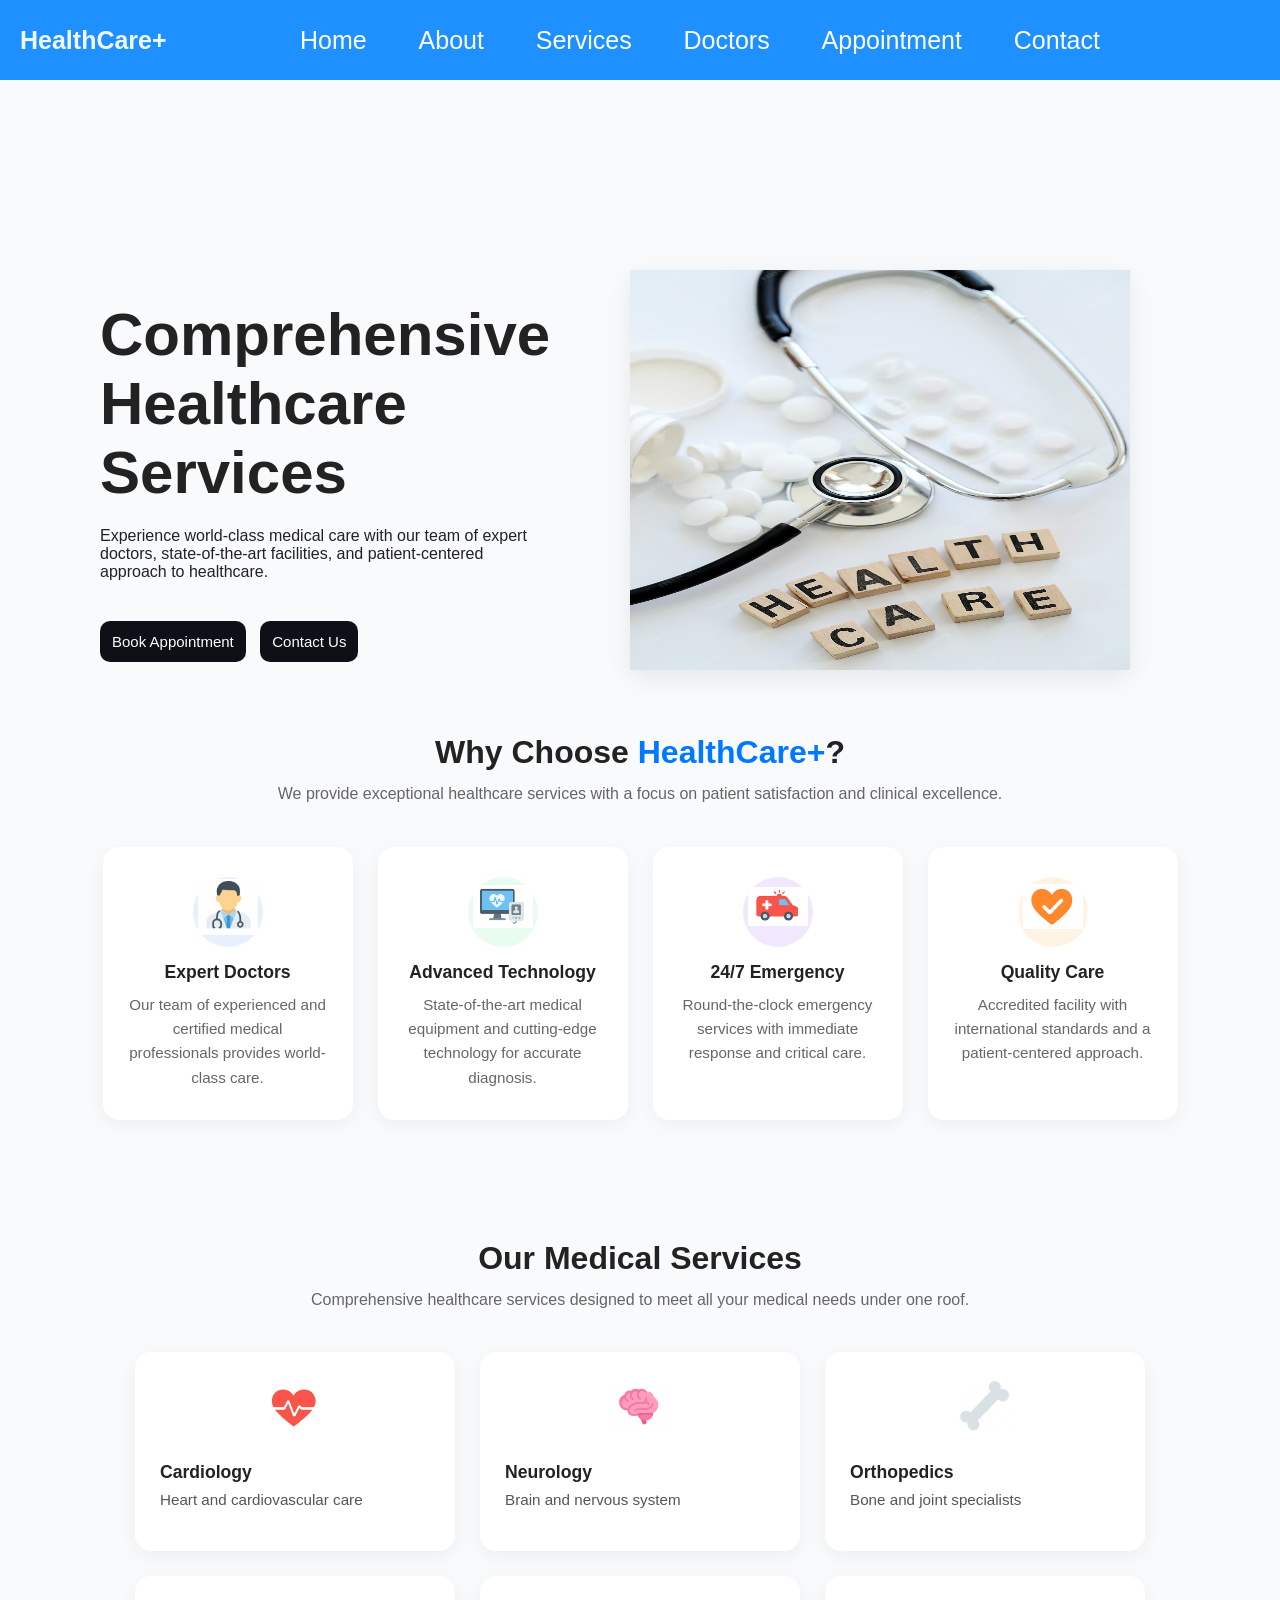
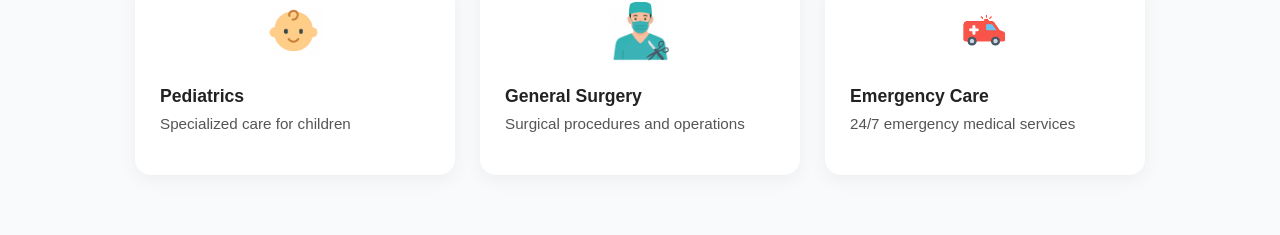
<file: src/main/webapp/index.html>
<!DOCTYPE html>
<html>
  <head>
    <title>
      Home page
    </title>
    <link rel="stylesheet" href="styles/header.css">
    <link rel="stylesheet" href="styles/index.css">
  </head>
  <body>
    <div class="header">
      <div class="left-section">
        HealthCare+
      </div>
      <div class="middle-section">
        <a href="index.html" class="Home">
          Home
        </a>
        <a href="about_page.html" class="About">
          About
        </a>
        <a href="service.html" class="Services">
          Services
        </a>
        <a href="doctor.html" class="Doctors">
          Doctors
        </a>
        <a href="appointment.html" class="Appointment">
          Appointment
        </a>
        <a href="contact_page.html" class="Contact">
          Contact
        </a>
      </div>
      <div class="right-section">
        <a href="login.html" class="login">
          Login
        </a>
        <a href="register.html" class="register">
          Register
        </a>
        <div class="hamburger">
          <img src="images/hamburger-menu.png" class="hamburger-img">
        </div>
        <div class="dropdown-link">
          <div class="links">
            <a href="index.html" class="index-drop">Home</a>
            <a href="about_page.html" class="about-drop">About us</a>
            <a href="service.html"class="service-drop">Services</a>
            <a href="doctor.html" class="doctor-drop">Doctor</a>
            <a href="appointment.html"class="appointment-drop">Appointment</a>
            <a href="contact_page.html" class="contact-drop">Contact</a>
          </div>
        </div>
      </div>
    </div>
    <div class="container">
      <div class="info">
        <div class="info-details">
          <p class="title1">Comprehensive</p>
          <p class="title2">Healthcare Services</p>
          <p class="details">Experience world-class medical care with our team of expert doctors, state-of-the-art facilities, and patient-centered approach to healthcare.</p>
          <button class="app-btn" onclick="window.location.href='appointment.html'">Book Appointment</button>
          <button class="contact-btn" onclick="window.location.href='contact_page.html'">Contact Us</button>
        </div>
        <div class="info-img">
          <img src="images/healthcare.jpg" class="image">
        </div>
      </div>
      <section class="why-choose">
        <h2>Why Choose <span>HealthCare+</span>?</h2>
        <p class="subtitle">
          We provide exceptional healthcare services with a focus on patient satisfaction and clinical excellence.
        </p>

        <div class="cards">
  <div class="card">
    <div class="icon blue">
      <img src="images/doctor.png" alt="Doctor Icon">
    </div>
    <h3>Expert Doctors</h3>
    <p>Our team of experienced and certified medical professionals provides world-class care.</p>
  </div>

  <div class="card">
    <div class="icon green">
      <img src="images/technology.png" alt="Technology Icon">
    </div>
    <h3>Advanced Technology</h3>
    <p>State-of-the-art medical equipment and cutting-edge technology for accurate diagnosis.</p>
  </div>

  <div class="card">
    <div class="icon purple">
      <img src="images/emergency.png" alt="Emergency Icon">
    </div>
    <h3>24/7 Emergency</h3>
    <p>Round-the-clock emergency services with immediate response and critical care.</p>
  </div>

  <div class="card">
    <div class="icon orange">
      <img src="images/quality.png" alt="Quality Icon">
    </div>
    <h3>Quality Care</h3>
    <p>Accredited facility with international standards and a patient-centered approach.</p>
  </div>
        </div>
      </section>
      <!-- Services Section -->
      <section class="services">
  <h2>Our Medical Services</h2>
  <p class="subtitle">Comprehensive healthcare services designed to meet all your medical needs under one roof.</p>

  <div class="service-grid">

    <div class="service-card">
      <div class="icon">
        <img src="images/cardiology.png" alt="Cardiology Icon">
      </div>
      <h3>Cardiology</h3>
      <p>Heart and cardiovascular care</p>
    </div>

    <div class="service-card">
      <div class="icon">
        <img src="images/neurology.png" alt="Neurology Icon">
      </div>
      <h3>Neurology</h3>
      <p>Brain and nervous system</p>
    </div>

    <div class="service-card">
      <div class="icon">
        <img src="images/orthopedics.png" alt="Orthopedics Icon">
      </div>
      <h3>Orthopedics</h3>
      <p>Bone and joint specialists</p>
    </div>

    <div class="service-card">
      <div class="icon">
        <img src="images/pediatrics.png" alt="Pediatrics Icon">
      </div>
      <h3>Pediatrics</h3>
      <p>Specialized care for children</p>
    </div>

    <div class="service-card">
      <div class="icon">
        <img src="images/surgery.png" alt="Surgery Icon">
      </div>
      <h3>General Surgery</h3>
      <p>Surgical procedures and operations</p>
    </div>

    <div class="service-card">
      <div class="icon">
        <img src="images/emergency.png" alt="Emergency Icon">
      </div>
      <h3>Emergency Care</h3>
      <p>24/7 emergency medical services</p>
    </div>

  	</div>
      </section>
    </div>
    
    <script>
      // Get current file name (e.g. "about_page.html")
      const currentPage = window.location.pathname.split("/").pop();

      // Get all nav links
      const links = document.querySelectorAll(".links a");

      // Loop through and add 'active' to the matching one
      links.forEach(link => 
      {
        if (link.getAttribute("href") === currentPage) {
        link.classList.add("active");
        }
      });
      hamburger=document.querySelector('.hamburger-img');
      dropdown=document.querySelector('.links');
      dropdown2=document.querySelector('.dropdown-link');
      hamburger.addEventListener('click',() =>
      {
        dropdown.classList.toggle('show');
        dropdown2.classList.toggle('show'); /* classList is a built in function..it has properties like add remove a class..toggle*/
      });
      
    </script>
  </body>
</html>
</file>
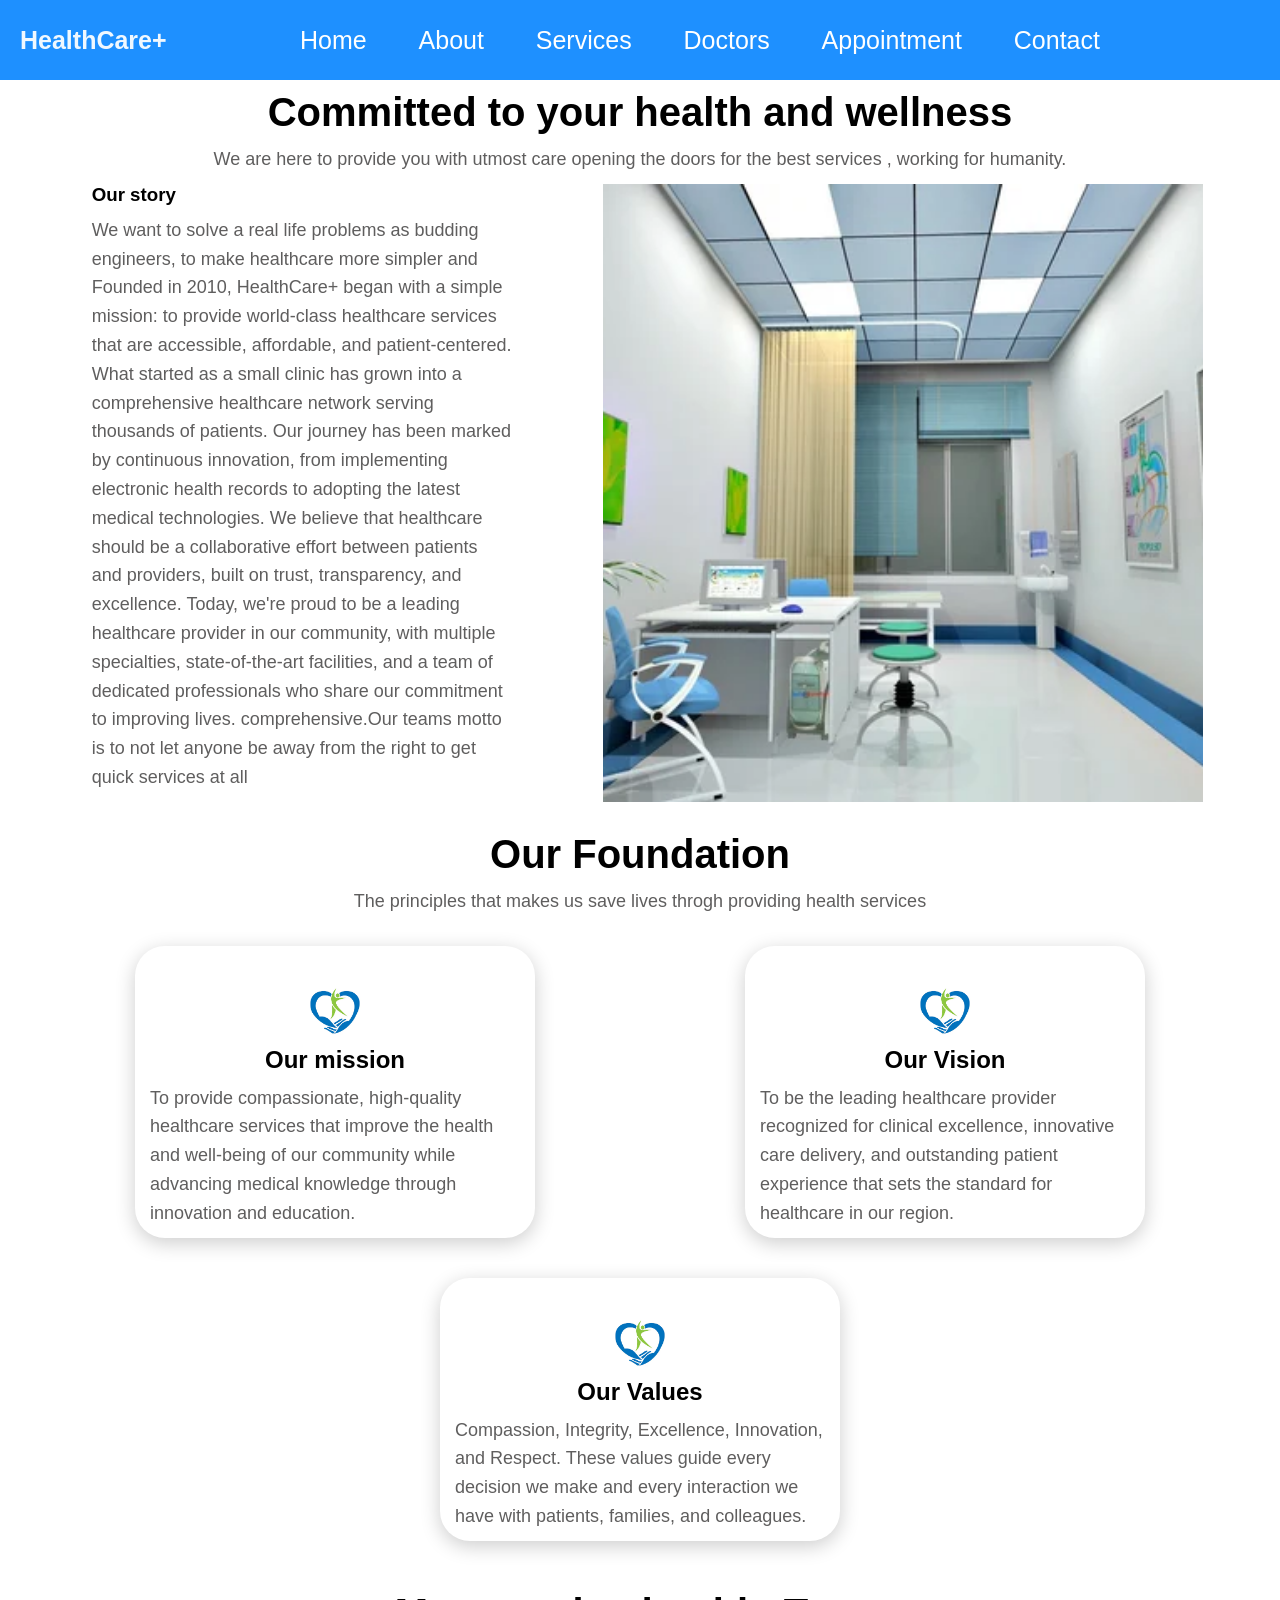
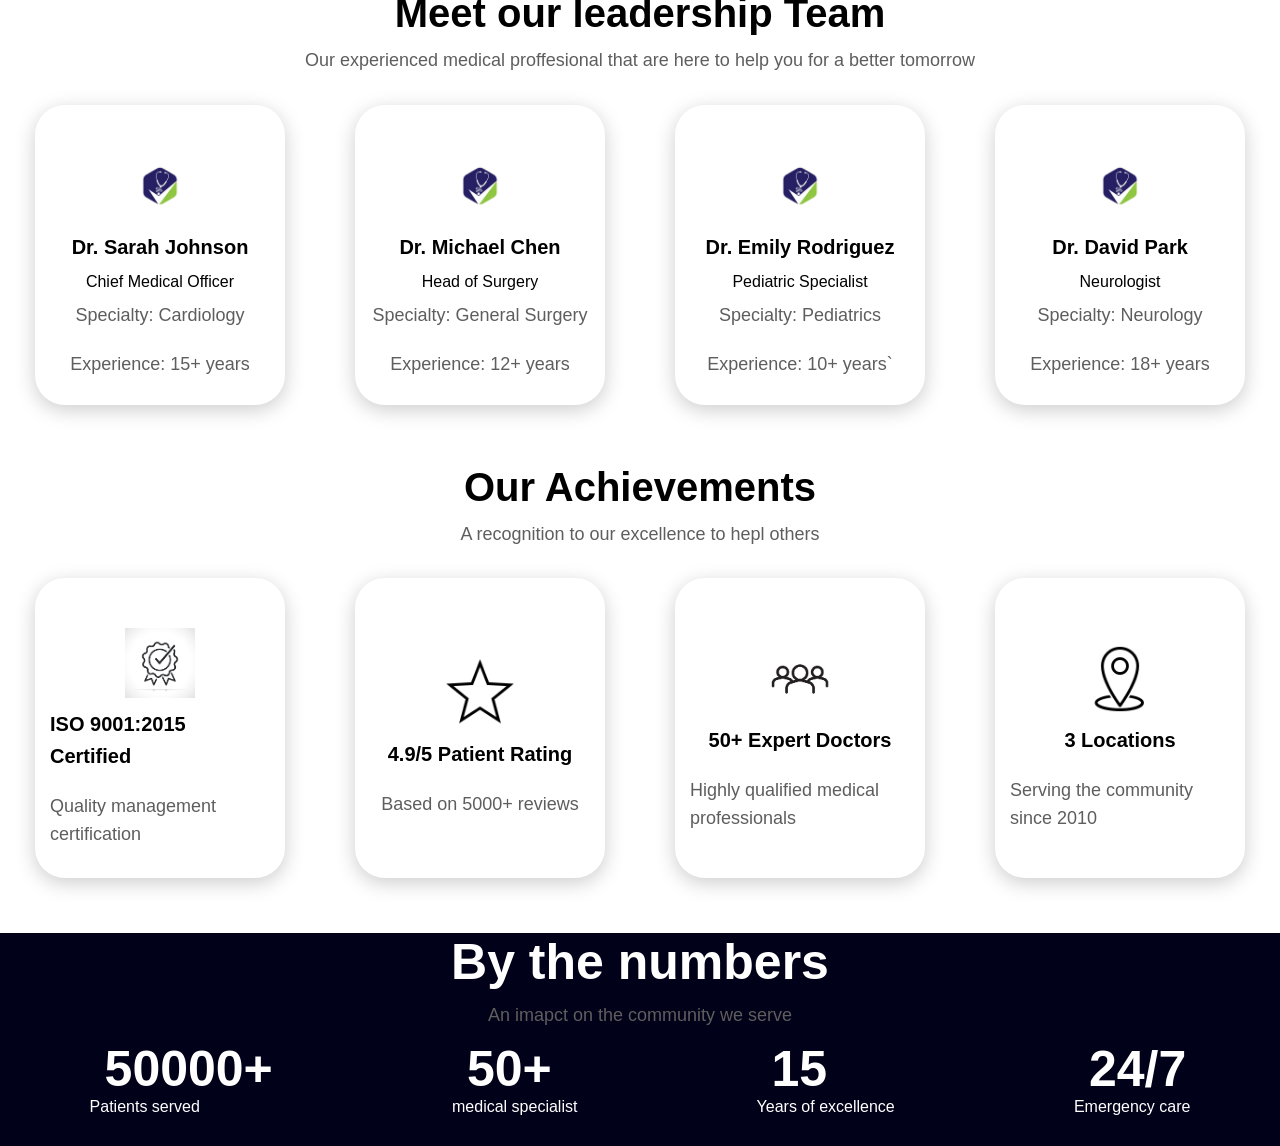
<file: src/main/webapp/about_page.html>
<!DOCTYPE html>
<html lang="en">
<link rel="stylesheet" href="styles/about_page1.css">

<head>
    <meta charset="UTF-8">
    <meta name="viewport" content="width=device-width, initial-scale=1.0">
    <title>About Us</title>
    <link rel="stylesheet" href="styles/header.css">
</head>

<body>
    <div class="header">
      <div class="left-section">
        HealthCare+
      </div>
      <div class="middle-section">
        <a href="index.html" class="Home">
          Home
        </a>
        <a href="about_page.html" class="About">
          About
        </a>
        <a href="service.html" class="Services">
          Services
        </a>
        <a href="doctor.html" class="Doctors">
          Doctors
        </a>
        <a href="appointment.html" class="Appointment">
          Appointment
        </a>
        <a href="contact_page.html" class="Contact">
          Contact
        </a>
      </div>
      <div class="right-section">
        <a href="login.html" class="login">
          Login
        </a>
        <a href="register.html" class="register">
          Register
        </a>
        <div class="hamburger">
          <img src="images/hamburger-menu.png" class="hamburger-img">
        </div>
        <div class="dropdown-link">
          <div class="links">
            <a href="index.html" class="index-drop">Home</a>
            <a href="about_page.html" class="about-drop">About us</a>
            <a href="service.html"class="service-drop">Services</a>
            <a href="doctor.html" class="doctor-drop">Doctor</a>
            <a href="appointment.html"class="appointment-drop">Appointment</a>
            <a href="contact_page.html" class="contact-drop">Contact</a>
          </div>
        </div>
      </div>
    </div>
    <div class="description">
        <div>
            <div class="para">Committed to your health and wellness</div>
            <p>We are here to provide you with utmost care opening the doors for the best services , working for
                humanity.</p>
        </div>
    </div>
    <div class="story">
        <div class="story_description">
            <h3>Our story</h3>
            <p>We want to solve a real life problems as budding engineers, to make healthcare more simpler and
                Founded in 2010, HealthCare+ began with a simple mission: to provide world-class healthcare services
                that are accessible, affordable, and patient-centered. What started as a small clinic has grown into a
                comprehensive healthcare network serving thousands of patients.

                Our journey has been marked by continuous innovation, from implementing electronic health records to
                adopting the latest medical technologies. We believe that healthcare should be a collaborative effort
                between patients and providers, built on trust, transparency, and excellence.

                Today, we're proud to be a leading healthcare provider in our community, with multiple specialties,
                state-of-the-art facilities, and a team of dedicated professionals who share our commitment to improving
                lives.
                comprehensive.Our teams motto is to not let anyone be away from the right to get quick services at all
            </p>
        </div>
        <div id="story_photo">
            <img src="images/hospital.webp"  class="image">

        </div>
    </div>
    <div class="Foundation">
        <div>
            <div class="para">Our Foundation</div>
            <p>The principles that makes us save lives throgh providing health services</p>
        </div>
        <div id="level3_boxes">
            <div class="box" id="box1">
                <div class="photo"></div>
                <h2>Our mission</h2>
                <p>To provide compassionate, high-quality healthcare services that improve the health and well-being of
                    our community while advancing medical knowledge through innovation and education.</p>
            </div>
            <div class="box" id="box2">
                <div class="photo"></div>
                <h2>Our Vision</h2>
                <p>To be the leading healthcare provider recognized for clinical excellence, innovative care delivery,
                    and outstanding patient experience that sets the standard for healthcare in our region.</p>
            </div>
            <div class="box" id="box3">
                <div class="photo"></div>
                <h2>Our Values</h2>
                <p>Compassion, Integrity, Excellence, Innovation, and Respect. These values guide every decision we make
                    and every interaction we have with patients, families, and colleagues.</p>
            </div>
        </div>
    </div>
    <div>
        <div>
            <div class="para">Meet our leadership Team</div>
            <p>Our experienced medical proffesional that are here to help you for a better tomorrow</p>
        </div>
        <div class="level4_boxes">
            <div class="box2" id="box2_1">
                <div class="photo_2"></div>
                <p class="first_line">Dr. Sarah Johnson</p>
                Chief Medical Officer
                <p>Specialty: Cardiology</p>
                <p>Experience:
                    15+ years</p>
            </div>
            <div class="box2" id="box2_2">
                <div class="photo_2"></div>
                <p class="first_line">Dr. Michael Chen</p>
                Head of Surgery
                <p>Specialty:
                    General Surgery</p>
                <p>Experience:
                    12+ years</p>
            </div>
            <div class="box2" id="box2_3">
                <div class="photo_2"></div>
                <p class="first_line">Dr. Emily Rodriguez</p>
                Pediatric Specialist
                <p>Specialty:
                    Pediatrics</p>
                <p>Experience:
                    10+ years`</p>

            </div>
            <div class="box2" id="box2_4">
                <div class="photo_2"></div>
                <p class="first_line">Dr. David Park</p>
                Neurologist
                <p>Specialty:
                    Neurology</p>
                <p>Experience:
                    18+ years</p>
            </div>
        </div>
    </div>
    <div>
        <p></p>
        <p></p>
        <div>
           
            <div class="para">Our Achievements</div>
            <p>A recognition to our excellence to hepl others</p>
        </div>
        <div class="level5_boxes">
            <div class="box3" id="box3_1">
                <div class="photo_3" id="item1"></div>
                <p class="first_line">ISO 9001:2015 Certified</p>
                <p>Quality management certification</p>
            </div>
            <div class="box3" id="box3_2">
                 <div class="photo_3" id="item2"></div> 
                <p class="first_line">4.9/5 Patient Rating</p>
                <p>Based on 5000+ reviews</p>
            </div>
            <div class="box3" id="box3_3">
                 <div class="photo_3" id="item3"></div>
                <p class="first_line">50+ Expert Doctors</p>
                <p>Highly qualified medical professionals</p>
            </div>
            <div class="box3" id="box3_4">
                 <div class="photo_3" id="item4"></div>
                <p class="first_line">3 Locations</p>
                <p>Serving the community since 2010</p>
            </div>
        </div>
    </div>
    <div class="level6">
        <div>
            <div class="para"  id="last_block">By the numbers</div>
            <p >
                An imapct on the community we serve
            </p>
        </div>
        <div class="level6_boxes">
            <div class="box4" id="box4_1">
                <h3 class="first_line" id="last_block">50000+</h3>
                <h>Patients served</h>
            </div>
            <div class="box4" id="box4_2">
                <h3 class="first_line" id="last_block">50+</h3>
                <h>medical specialist</h>
            </div>
            <div class="box4" id="box4_3">
                <h3 class="first_line" id="last_block">15</h3>
                <h>Years of excellence</h>
            </div>
            <div class="box4" id="box4_4">
                <h3 class="first_line" id="last_block">24/7</h3>
                <h>Emergency care</h>
            </div>
        </div>
    </div>
    <script>
      // Get current file name (e.g. "about_page.html")
      const currentPage = window.location.pathname.split("/").pop();

      // Get all nav links
      const links = document.querySelectorAll(".links a");

      // Loop through and add 'active' to the matching one
      links.forEach(link => 
      {
        if (link.getAttribute("href") === currentPage) {
        link.classList.add("active");
        }
      });
      hamburger=document.querySelector('.hamburger-img');
      dropdown=document.querySelector('.links');
      dropdown2=document.querySelector('.dropdown-link');
      hamburger.addEventListener('click',() =>
      {
        dropdown.classList.toggle('show');
        dropdown2.classList.toggle('show'); /* classList is a built in function..it has properties like add remove a class..toggle*/
      });

    </script>
</body>

</html>
</file>
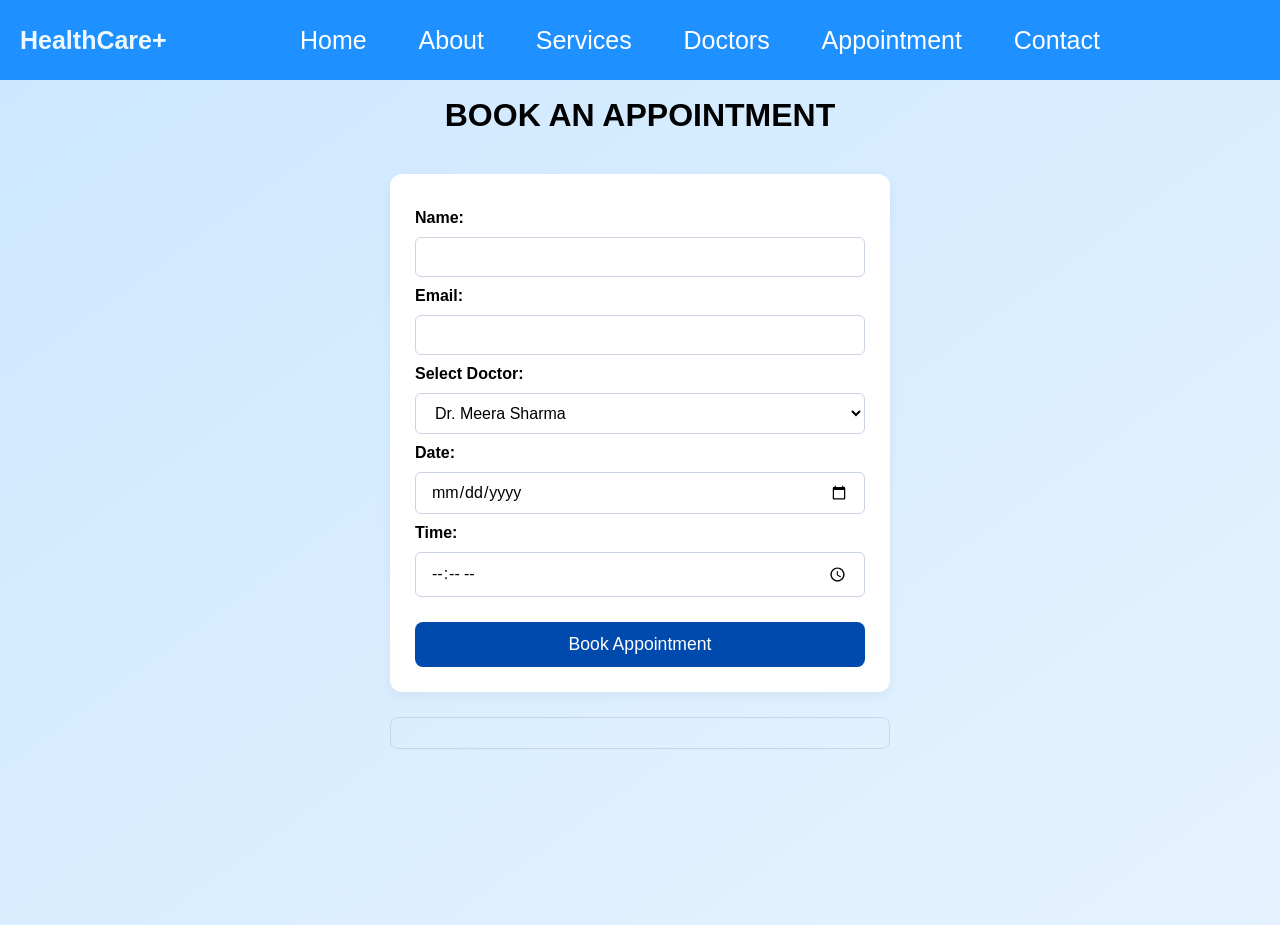
<file: src/main/webapp/appointment.html>
<!DOCTYPE html>
<html lang="en">
<head>
  <meta charset="UTF-8">
  <meta name="viewport" content="width=device-width, initial-scale=1.0">
  <title>Book Appointment | Hospital Website</title>
  <link rel="stylesheet" href="styles/doctor.css">
  <link rel="stylesheet" href="styles/header.css">
</head>
<body>
  <div class="header">
      <div class="left-section">
        HealthCare+
      </div>
      <div class="middle-section">
        <a href="index.html" class="Home">
          Home
        </a>
        <a href="about_page.html" class="About">
          About
        </a>
        <a href="service.html" class="Services">
          Services
        </a>
        <a href="doctor.html" class="Doctors">
          Doctors
        </a>
        <a href="appointment.html" class="Appointment">
          Appointment
        </a>
        <a href="contact_page.html" class="Contact">
          Contact
        </a>
      </div>
      <div class="right-section">
        <a href="login.html" class="login">
          Login
        </a>
        <a href="register.html" class="register">
          Register
        </a>
        <div class="hamburger">
          <img src="images/hamburger-menu.png" class="hamburger-img">
        </div>
        <div class="dropdown-link">
          <div class="links">
            <a href="index.html" class="index-drop">Home</a>
            <a href="about_page.html" class="about-drop">About us</a>
            <a href="service.html"class="service-drop">Services</a>
            <a href="doctor.html" class="doctor-drop">Doctor</a>
            <a href="appointment.html"class="appointment-drop">Appointment</a>
            <a href="contact_page.html" class="contact-drop">Contact</a>
          </div>
        </div>
      </div>
  </div>
  <section class="appointment-page">
    <h2>BOOK AN APPOINTMENT</h2>

    <form id="appointmentForm" action="BookAppointmentServlet" method="post" class="appointment-form">
      <label>Name:</label>
      <input type="text" name="name" id="name" required>

      <label>Email:</label>
      <input type="email" name="email" id="email" required>

      <label>Select Doctor:</label>
      <select name="doctor_name" id="doctor" required>
        <option value="Dr. Meera Sharma">Dr. Meera Sharma</option>
        <option value="Dr. Rajesh Kumar">Dr. Rajesh Kumar</option>
        <option value="Dr. Ananya Desai">Dr. Ananya Desai</option>
        <option value="Dr. Karan Patel">Dr. Karan Patel</option>
        <option value="Dr. Sneha Reddy">Dr. Sneha Reddy</option>
        <option value="Dr. Anil Verma">Dr. Anil Verma</option>
        
      </select>

      <label>Date:</label>
      <input type="date" name="appointment_date" id="date" required>

      <label>Time:</label>
      <input type="time" name="appointment_time" id="time" required>

      <button type="submit">Book Appointment</button>
    </form>

    <div id="result" class="result-box"></div>
  </section>

   <script>
      // Get current file name (e.g. "about_page.html")
      const currentPage = window.location.pathname.split("/").pop();

      // Get all nav links
      const links = document.querySelectorAll(".links a");

      // Loop through and add 'active' to the matching one
      links.forEach(link => 
      {
        if (link.getAttribute("href") === currentPage) {
        link.classList.add("active");
        }
      });
      hamburger=document.querySelector('.hamburger-img');
      dropdown=document.querySelector('.links');
      dropdown2=document.querySelector('.dropdown-link');
      hamburger.addEventListener('click',() =>
      {
        dropdown.classList.toggle('show');
        dropdown2.classList.toggle('show'); /* classList is a built in function..it has properties like add remove a class..toggle*/
      });

  </script>
</body>
</html>
</file>
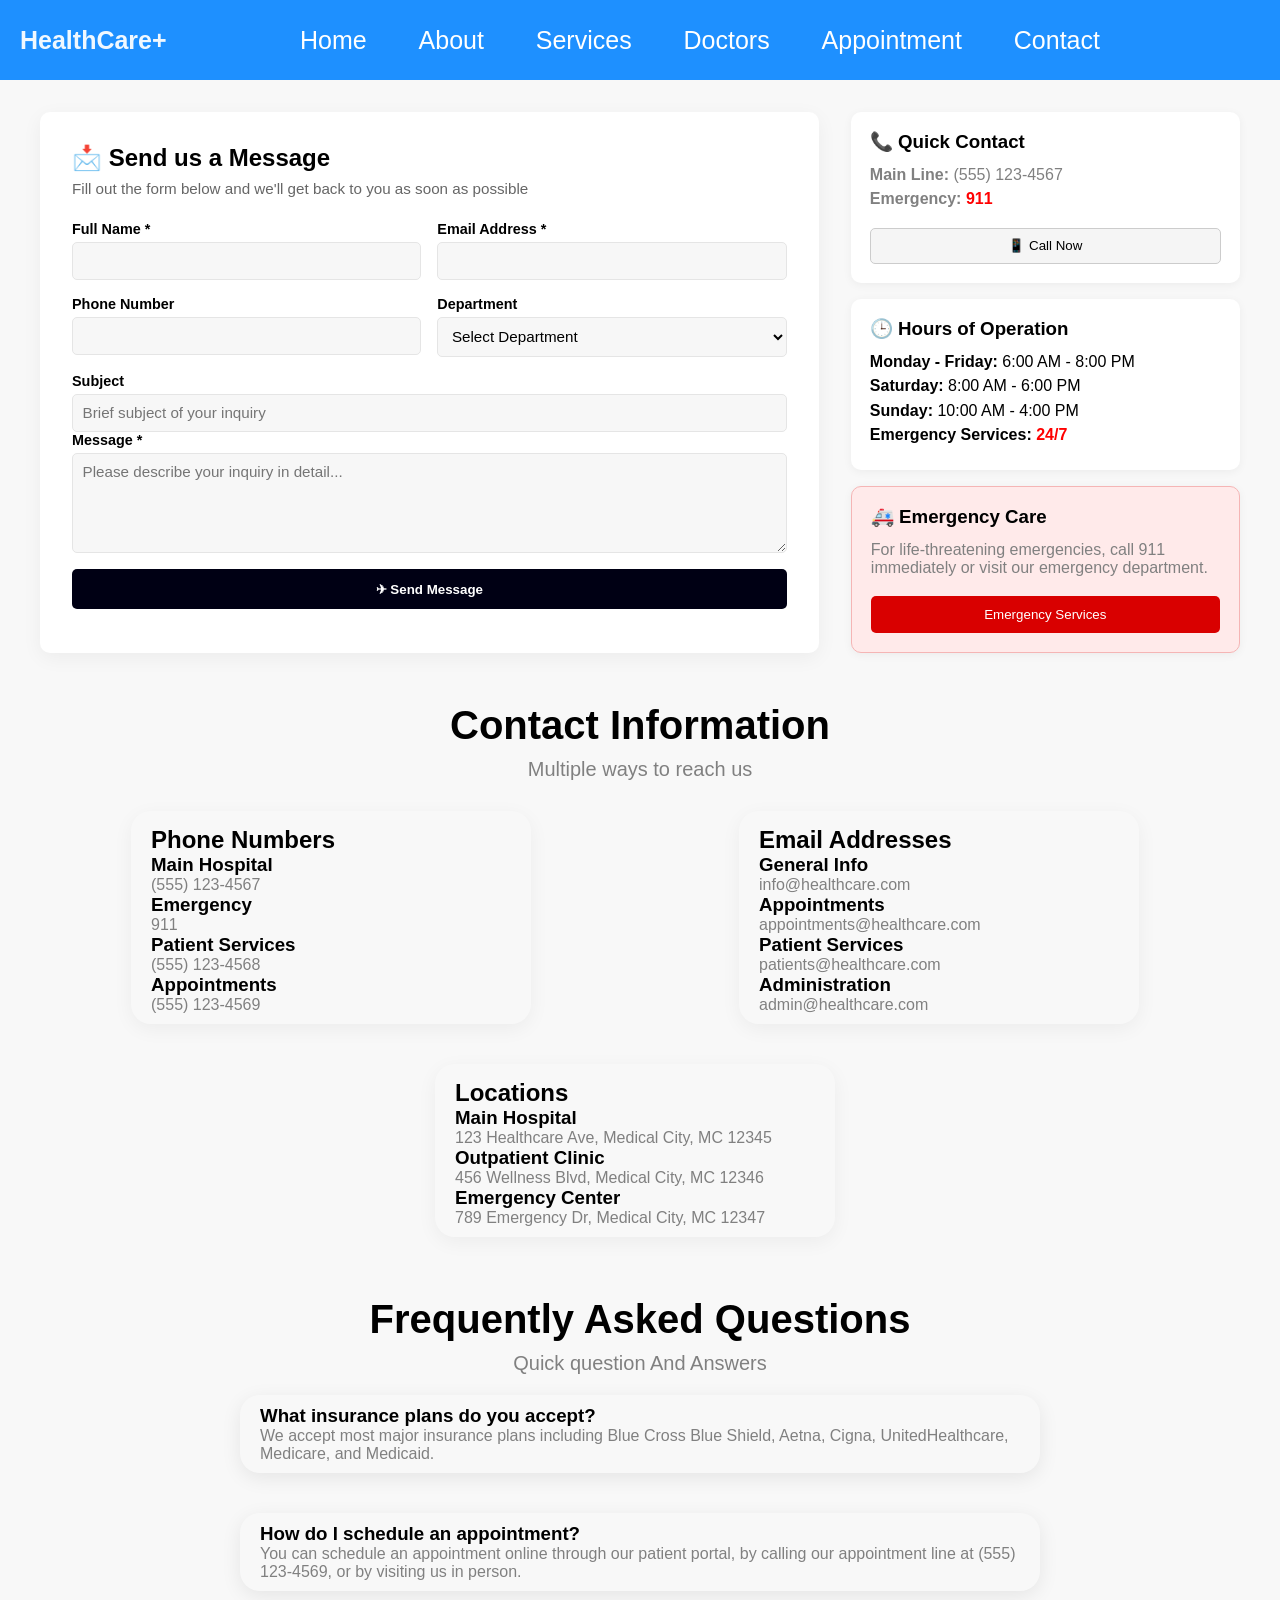
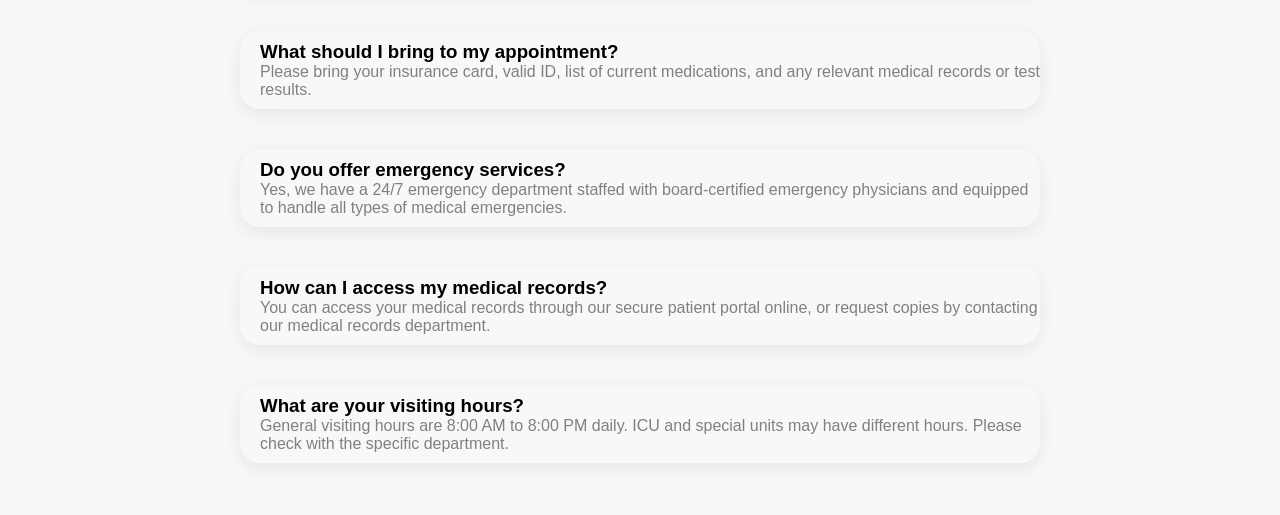
<file: src/main/webapp/contact_page.html>
<!DOCTYPE html>
<html lang="en">

<head>
    <meta charset="UTF-8">
    <meta name="viewport" content="width=device-width, initial-scale=1.0">
    <title>Document</title>
    <link rel="stylesheet" href="styles/contact_page1.css">
    <link rel="stylesheet" href="styles/header.css">
</head>

<body>
    <!DOCTYPE html>
    <html lang="en">

    <head>
        <meta charset="UTF-8" />
        <meta name="viewport" content="width=device-width, initial-scale=1.0" />
        <title>Contact Page</title>
        <link rel="stylesheet" href="styles/contact_page1.css">
    </head>

    <body>
        <div class="header">
      <div class="left-section">
        HealthCare+
      </div>
      <div class="middle-section">
        <a href="index.html" class="Home">
          Home
        </a>
        <a href="about_page.html" class="About">
          About
        </a>
        <a href="service.html" class="Services">
          Services
        </a>
        <a href="doctor.html" class="Doctors">
          Doctors
        </a>
        <a href="appointment.html" class="Appointment">
          Appointment
        </a>
        <a href="contact_page.html" class="Contact">
          Contact
        </a>
      </div>
      <div class="right-section">
        <a href="login.html" class="login">
          Login
        </a>
        <a href="register.html" class="register">
          Register
        </a>
        <div class="hamburger">
          <img src="images/hamburger-menu.png" class="hamburger-img">
        </div>
        <div class="dropdown-link">
          <div class="links">
            <a href="index.html" class="index-drop">Home</a>
            <a href="about_page.html" class="about-drop">About us</a>
            <a href="service.html"class="service-drop">Services</a>
            <a href="doctor.html" class="doctor-drop">Doctor</a>
            <a href="appointment.html"class="appointment-drop">Appointment</a>
            <a href="contact_page.html" class="contact-drop">Contact</a>
          </div>
        </div>
      </div>
        </div>
        <div class="container">

            <div class="contact-form">
                <h2>📩 Send us a Message</h2>
                <p>Fill out the form below and we'll get back to you as soon as possible</p>

                <form action="ContactServlet" method="POST">
                    <div class="form-row">
                        <div class="form-group">
                            <label>Full Name *</label>
                            <input type="text" name="full_name" required>
                        </div>
                        <div class="form-group">
                            <label>Email Address *</label>
                            <input type="email" name="email_address" required>
                        </div>
                    </div>

                    <div class="form-row">
                        <div class="form-group">
                            <label>Phone Number</label>
                            <input type="tel" name="phone_number">
                        </div>
                        <div class="form-group">
                            <label>Department</label>
                            <select name="department" required>
                                <option>Select Department</option>
                                <option>General Inquiry</option>
                                <option>Appointments</option>
                                <option>Billing</option>
                            </select>
                        </div>
                    </div>

                    <div class="form-group">
                        <label>Subject</label>
                        <input type="text" name="subject" placeholder="Brief subject of your inquiry">
                    </div>

                    <div class="form-group">
                        <label>Message *</label>
                        <textarea name="message" placeholder="Please describe your inquiry in detail..." required></textarea>
                    </div>

                    <button type="submit" class="send-btn">
                        ✈ Send Message
                    </button>
                </form>
            </div>


            <div class="info-section">

                <div class="info-box">
                    <h3>📞 Quick Contact</h3>
                    <p><strong>Main Line:</strong> (555) 123-4567</p>
                    <p><strong>Emergency:</strong> <span class="emergency">911</span></p>
                    <button class="call-btn">📱 Call Now</button>
                </div>


                <div class="info-box">
                    <h3>🕒 Hours of Operation</h3>
                    <ul>
                        <li><strong>Monday - Friday:</strong> 6:00 AM - 8:00 PM</li>
                        <li><strong>Saturday:</strong> 8:00 AM - 6:00 PM</li>
                        <li><strong>Sunday:</strong> 10:00 AM - 4:00 PM</li>
                        <li><strong>Emergency Services:</strong> <span class="emergency">24/7</span></li>
                    </ul>
                </div>


                <div class="info-box emergency-box">
                    <h3>🚑 Emergency Care</h3>
                    <p>For life-threatening emergencies, call 911 immediately or visit our emergency department.</p>
                    <button class="emergency-btn">Emergency Services</button>
                </div>
            </div>
        </div>
    </body>

    </html>

    <div class="contact">
        <div>
            <div class="para">Contact Information</div>
            <p class="below_line">Multiple ways to reach us</p>
        </div>
        <div id="level2_boxes">
            <div class="box" id="box1">
                <div class="photo"></div>
                <h2>Phone Numbers</h2>

                <h3>Main Hospital</h1>
                    <p>(555) 123-4567</p>
                    <h3>Emergency</h1>
                        <p>911</p>
                        <h3>Patient Services</h1>
                            <p>(555) 123-4568</p>
                            <h3>Appointments</h1>
                                <p>(555) 123-4569</p>
            </div>
            <div class="box" id="box1">
                <div class="photo"></div>
                <h2>Email Addresses</h2>

                <h3>General Info</h1>
                    <p>info@healthcare.com</p>
                    <h3>Appointments</h1>
                        <p>appointments@healthcare.com</p>
                        <h3>Patient Services</h1>
                            <p>patients@healthcare.com</p>
                            <h3>Administration</h1>
                                <p>admin@healthcare.com</p>
            </div>
            <div class="box" id="box1">
                <div class="photo"></div>
                <h2>Locations</h2>

                <h3>Main Hospital</h1>
                    <p>123 Healthcare Ave, Medical City, MC 12345</p>
                    <h3>Outpatient Clinic</h3>
                    <p>456 Wellness Blvd, Medical City, MC 12346</p>
                    <h3>Emergency Center</h3>
                    <p>789 Emergency Dr, Medical City, MC 12347</p>

            </div>
        </div>
    </div>
    <div>
        <div>
            <div class="para">Frequently Asked Questions</div>
            <p class="below_line">Quick question And Answers</p>
        </div>
        <div class="question_container">
            <div class="question_box" id="box21">
                <h3>What insurance plans do you accept?</h3>
                <p>We accept most major insurance plans including Blue Cross Blue Shield, Aetna, Cigna,
                    UnitedHealthcare, Medicare, and Medicaid.</p>
            </div>
            <div class="question_box" id="box22">
                <h3>How do I schedule an appointment?</h3>
                <p>You can schedule an appointment online through our patient portal, by calling our appointment line at
                    (555) 123-4569, or by visiting us in person.</p>
            </div>
            <div class="question_box" id="box23">
                <h3>What should I bring to my appointment?</h3>
                <p>Please bring your insurance card, valid ID, list of current medications, and any relevant medical
                    records or test results.</p>
            </div>
            <div class="question_box" id="box24">
                <h3>Do you offer emergency services?</h3>
                <p>Yes, we have a 24/7 emergency department staffed with board-certified emergency physicians and
                    equipped to handle all types of medical emergencies.</p>
            </div>
            <div class="question_box" id="box25">
                <h3>How can I access my medical records?</h3>
                <p>You can access your medical records through our secure patient portal online, or request copies by
                    contacting our medical records department.</p>
            </div>
            <div class="question_box" id="box26">
                <h3>What are your visiting hours?</h3>
                <p>General visiting hours are 8:00 AM to 8:00 PM daily. ICU and special units may have different hours.
                    Please check with the specific department.</p>
            </div>

        </div>
    </div>
    <script>
      // Get current file name (e.g. "about_page.html")
      const currentPage = window.location.pathname.split("/").pop();

      // Get all nav links
      const links = document.querySelectorAll(".links a");

      // Loop through and add 'active' to the matching one
      links.forEach(link => 
      {
        if (link.getAttribute("href") === currentPage) {
        link.classList.add("active");
        }
      });
      hamburger=document.querySelector('.hamburger-img');
      dropdown=document.querySelector('.links');
      dropdown2=document.querySelector('.dropdown-link');
      hamburger.addEventListener('click',() =>
      {
        dropdown.classList.toggle('show');
        dropdown2.classList.toggle('show'); /* classList is a built in function..it has properties like add remove a class..toggle*/
      });

    </script>
</body>

</html>
</file>
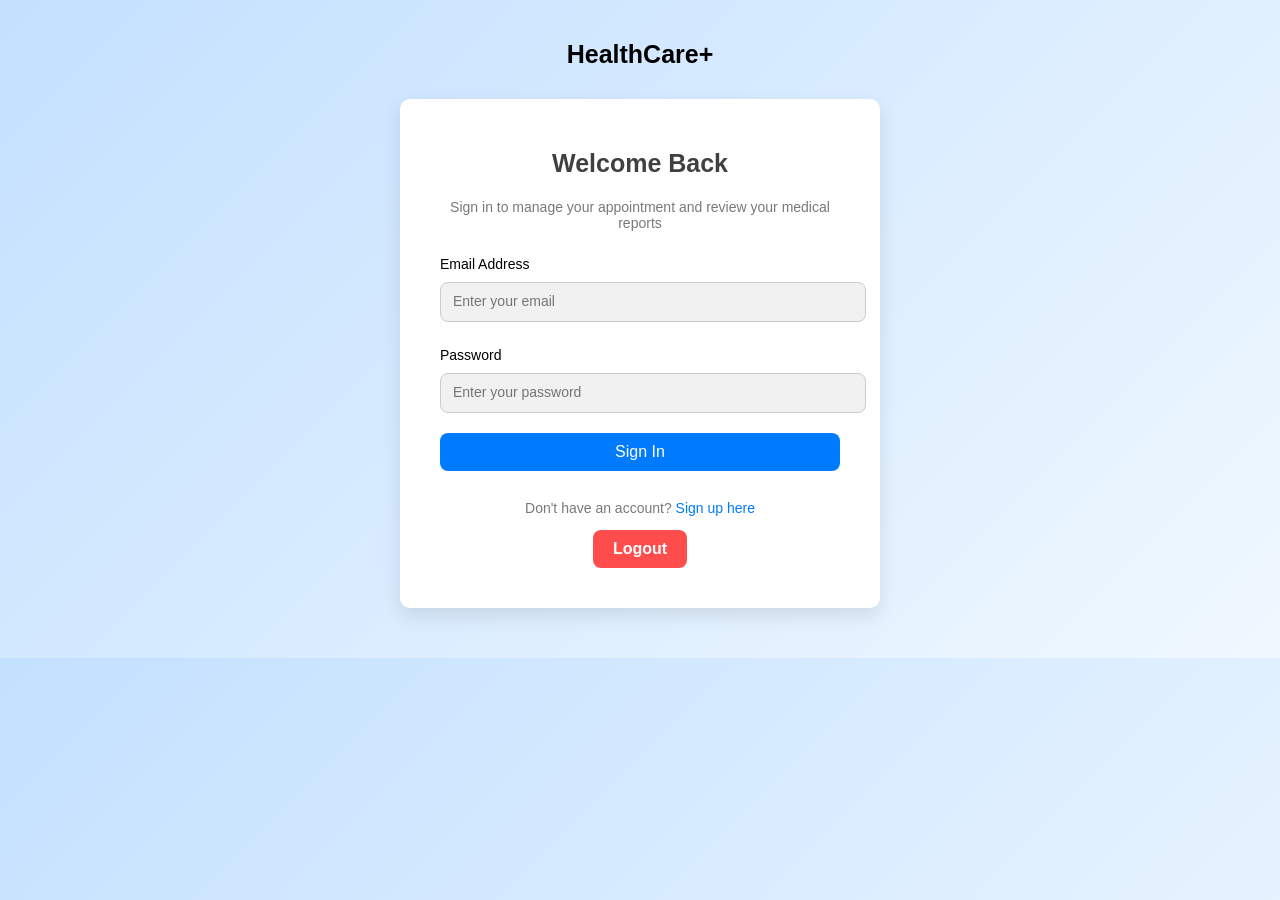
<file: src/main/webapp/login.html>
<!DOCTYPE html>
<html lang="en">
<head>
    <meta charset="UTF-8">
    <meta name="viewport" content="width=device-width, initial-scale=1.0">
    <title>Login</title>
    <style>
        body{
            background: linear-gradient(135deg, #c3e0ff, #f0f8ff);
            font-family: 'Segoe UI', Tahoma, Geneva, Verdana, sans-serif;
            margin: 0;
            padding: 0;
        }
        .login{
            background-color: #fff;
            padding: 40px;
            margin: 50px auto;
            width:100%;
            text-align: center;
            border-radius: 10px;
            max-width: 400px;
            margin-top: 30px;
            box-shadow: 0px 8px 20px rgba(0,0,0,0.1);
        }
        .login:hover{
            transform: translateY(-5px);
            box-shadow: 0px 15px 25px rgba(0,0,0,0.2);
        }
        h2{
            text-align: center;
            font-weight: 900;
            margin-top: 40px;
            font-size:25px ;
            
        }
        p{
            font-size: 14px;
            color: rgb(119, 121, 122);
            font-family: Arial, Helvetica, sans-serif;
        }
        .group{
            text-align: left;
            margin-bottom: 20px;
            margin-top: 25px;
            
        }
        .group label{
            font-weight: 500;
            font-size: 14px;
            display: block;
            margin-bottom: 5px;
        }
        .group input{
            font-size: 12px;
            width:100%;
            border-radius: 8px;
            border: 1px solid #ccc;
            margin-top: 5px;
            padding:12px;
            background-color: rgb(241, 241, 241);
        }
        .group input:focus{
            border-color: #007BFF;
            box-shadow: 0 0 5px rgba(0,123,255,0.3);
            outline: none;
            background-color: #fff;
        }
        button{
            width: 100%;
            margin-bottom: 15px;
            font-size: 14px;
            padding: 10px;
            border-radius: 8px;
            background-color: #007BFF;
            border: none;
            cursor: pointer;
            transition: background-color 0.3s ease, transform 0.2s ease;
            color: #fff;
        }
         button:hover{
            background-color: #0056b3;
            transform: translateY(-2px);
        }
        a{
            text-decoration: none;
            font-size: 14px;
            color: #007BFF;
        }
        a:hover{
            text-decoration: underline;
        }
        .option{
            display: flex;
            justify-content: space-between;
            align-items: center;
            margin: 10px;
        }
        .option label{
            font-size: 14px;
            
            color: #333;
        }
        .option input[type="checkbox"] {
            margin-right: 5px;
            transform: scale(1.2);
            background-color: rgb(241, 241, 241);
        }
        .login h2{
            font-family:'Segoe UI', Tahoma, Geneva, Verdana, sans-serif ;
            margin-top: 10px;
            font-size: 25px;
            font-weight: 800;
            color: #414040;
        }
        .group input::placeholder{
            font-size: 14px;
            color: rgb(119, 116, 116);
        }
        @media (max-width: 480px) {
            .login {
                padding: 25px;
                margin-top: 20px;
            }
            h2 {
                font-size: 20px;
            }
            p {
                font-size: 13px;
            }
            button {
                font-size: 14px;
                padding: 8px;
            }
            .option {
                flex-direction: column;
                align-items: flex-start;
                gap: 5px;
            }
        }
		.logout-btn {
    		background-color: #ff4d4d;       /* Bright red button */
    		color: white;                     /* Text color */
    		border: none;                     /* Remove default border */
    		padding: 10px 20px;               /* Button padding */
    		font-size: 16px;                  /* Font size */
    		font-weight: bold;
    		border-radius: 8px;               /* Rounded corners */
    		cursor: pointer;                  /* Pointer on hover */
    		transition: background-color 0.3s ease, transform 0.2s ease;
}

    </style>

</head>
<body>
    <h2>HealthCare+</h2>
    <div class="login">
        <h2>Welcome Back</h2>
        <p>Sign in to manage your appointment and review your medical reports</p>
        <form method="POST" action="LoginServlet" class="form" >
            <div class="group">
                <label>Email Address</label>
                <input type="text" name="email" required placeholder="Enter your email"/>   
            </div>
            <div class="group">
                <label>Password</label>
                <input type="password" name="password" required placeholder="Enter your password">
            </div>
            <button type="submit"value="Login"><span style="font-size: 16px;">Sign In</span></button>    
        </form>
        <p>Don't have an account? <a href="./register.html">Sign up here</a></p>
        <form action="LogoutServlet" method="post">
    		<input type="submit" class="logout-btn" value="Logout">
		</form>
    </div>
    <!-- logout.html or part of your page -->
		
</body>
</html>
</file>
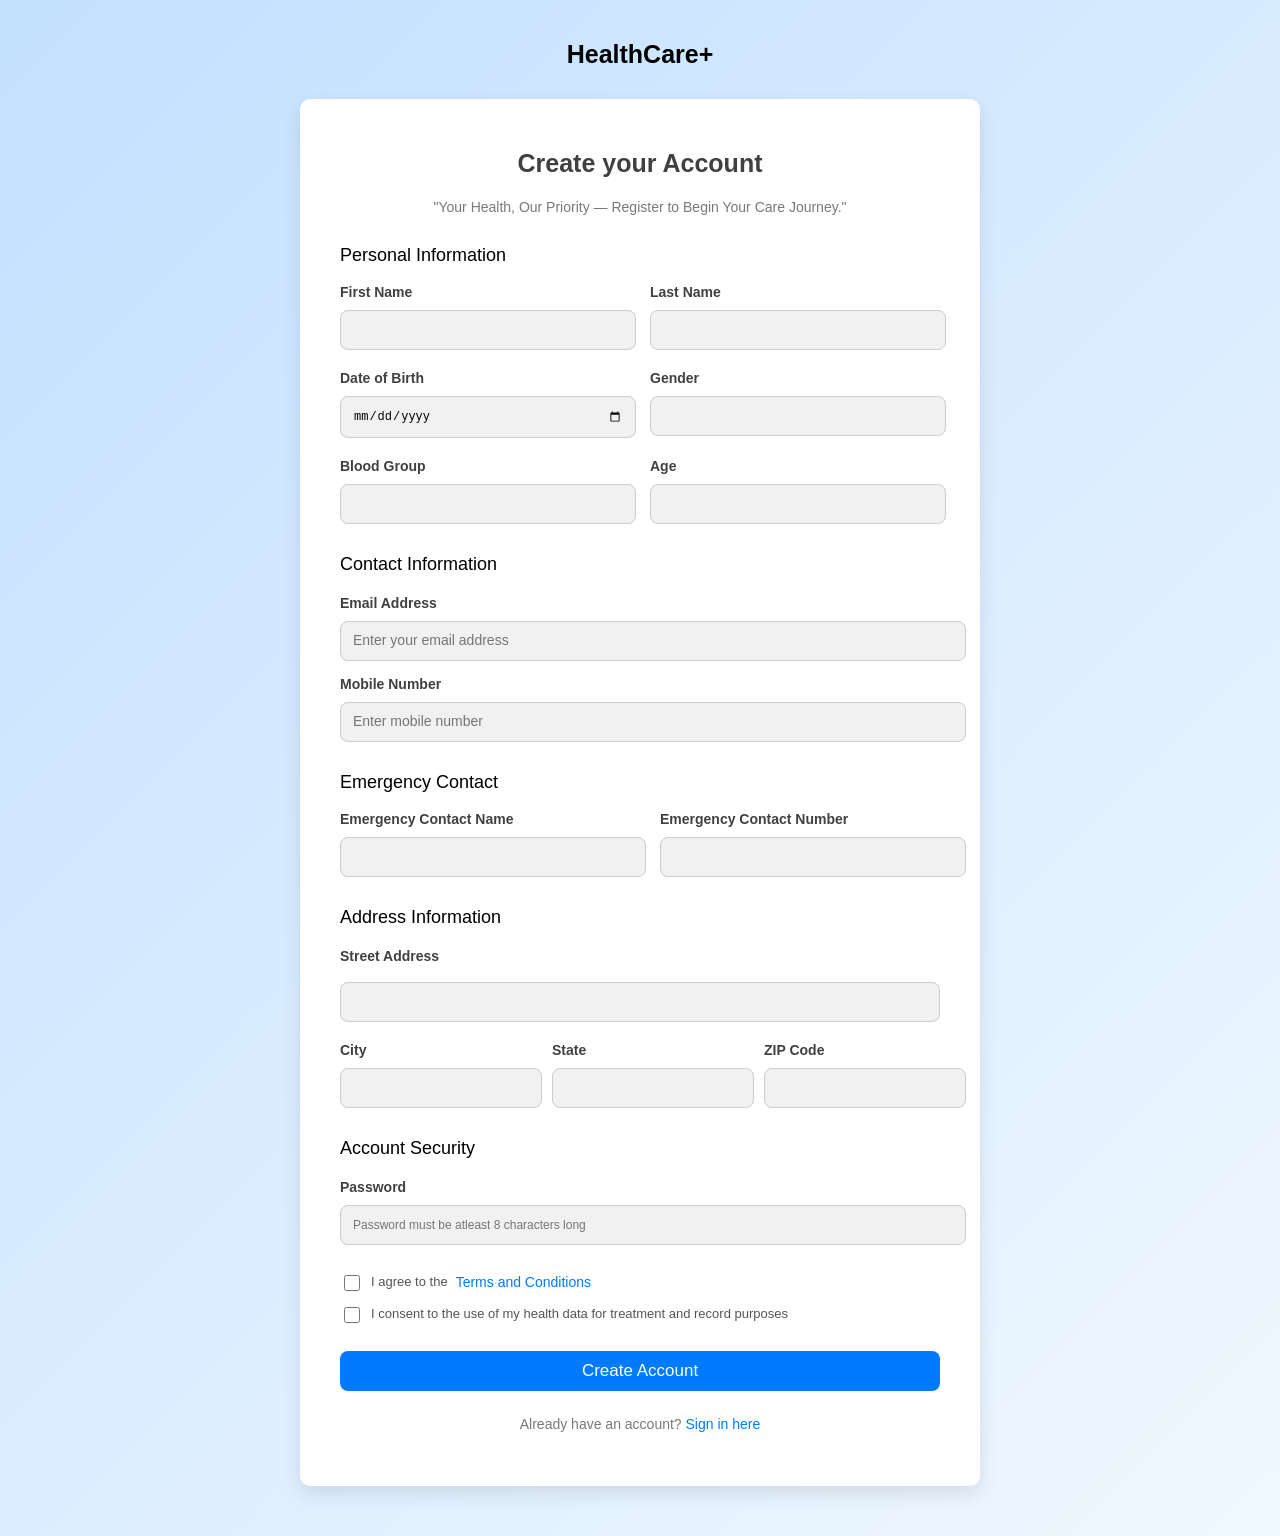
<file: src/main/webapp/register.html>
<!DOCTYPE html>
<html lang="en">
<head>
    <meta charset="UTF-8">
    <meta name="viewport" content="width=device-width, initial-scale=1.0">
    <title>Register</title>
    <style>
        body{
            background: linear-gradient(135deg, #c3e0ff, #f0f8ff);
            font-family: 'Segoe UI', Tahoma, Geneva, Verdana, sans-serif;
            margin: 0;
            padding: 0;
        }
        .register{
            background-color: #fff;
            padding: 40px;
            margin: 50px auto;
            width:100%;
            text-align: center;
            border-radius: 10px;
            max-width: 600px;
            margin-top: 30px;
            box-shadow: 0px 8px 20px rgba(0,0,0,0.1);
        }
        h2{
            text-align: center;
            font-weight: 900;
            margin-top: 40px;
            font-size:25px ;
        }
        .register h2{
            font-family:'Segoe UI', Tahoma, Geneva, Verdana, sans-serif ;
            margin-top: 10px;
            font-size: 25px;
            font-weight: 800;
            color: #414040;
        }
        a{
            text-decoration: none;
            font-size: 14px;
            color: #007BFF;
        }
        a:hover{
            text-decoration: underline;
        }
         p{
            font-size: 14px;
            color: rgb(119, 121, 122);
            font-family: Arial, Helvetica, sans-serif;
        }
        h3{
            text-align: left;
            font-weight: 500;
            font-size: 18px;
            margin-top: 30px;
        }
        .pinfo{
            display: flex;
            justify-content: space-between;
            gap:20px;
            flex-wrap: wrap;  
        }
        .pinfo .info{
            flex:1;
            min-width:200px;
            margin-right: 20px;
            margin-top: 85x;
        }
        .cinfo{
            display: flex;
            flex-direction: column;
            margin-top: 20px;
            gap: 15px;
        }
        .ainfo{
            display: flex;
            flex-direction: column;
            margin-top:20px ;
            gap:20px;
        }
        .sub_info{
            display: flex;
            justify-content: space-between;
            gap:8px;
            flex-wrap: wrap;
        }
        .acc_secure{
            display: flex;
            flex-direction: column;
            margin-top: 20px;
            gap: 15px;
        }
        .einfo {
            display: flex;
            justify-content: space-between;
            gap: 40px; 
            flex-wrap: wrap;
        }

        .einfo .info {
            flex: 1;              
            min-width: 250px;     
        }
        label{
            font-weight: 600;
            font-size: 14px;
            display: block;
            margin-bottom: 5px;
            text-align: left;
            color: #414040;
        }
        input{
            font-size: 12px;
            width:100%;
            border-radius: 8px;
            border: 1px solid #ccc;
            margin-top: 5px;
            padding:12px;
            background-color: rgb(241, 241, 241);
            
        }
        input:focus {
            border-color: #007BFF;
            box-shadow: 0 0 5px rgba(0,123,255,0.3);
            outline: #007BFF;
            background-color: #fff;
        }
        .cinfo input::placeholder{
            font-size: 14px;
            color: rgb(119, 116, 116);
        }
        @media (max-width: 600px) {
            .register {
                padding: 25px;
            }
            h2 {
                font-size: 22px;
            }
        }
        .register > p:last-of-type {
            margin-top: 25px;
            font-size: 14px;
        }
        .consent {
            display: flex;
            flex-direction: column;
            margin-top: 25px;
            gap: 8px;
            text-align: left;
        }
        .consent .info label {
            display: flex;
            align-items: center;
            gap: 8px;
            font-weight: 500;
            font-size: 13px;
            color: #555;
            margin: 0;
        }
         .consent input[type="checkbox"] {
            width: 16px;
            height: 16px;
            cursor: pointer;
            accent-color: #007BFF;
        }
        button{
            width: 100%;
            margin-top: 25px;
            font-size: 17px;
            padding: 10px;
            border-radius: 8px;
            background-color: #007BFF;
            border: none;
            cursor: pointer;
            transition: background-color 0.3s ease, transform 0.2s ease;
            color: #fff;
        }
         button:hover{
            background-color: #0056b3;
            transform: translateY(-2px);
        }

    </style>
</head>
<body>
    <h2>HealthCare+</h2>
    <div class="register">
        <h2>Create your Account</h2>
        <p>"Your Health, Our Priority — Register to Begin Your Care Journey."</p>
        <form method="POST" action="SignUpServlet">
            <h3>Personal Information</h3>
            <div class="pinfo">
                
                <div class="info">
                    <label>First Name</label>
                    <input type="text" name="first_name" required/>
                    
                </div>
                <div class="info">
                    <label>Last Name</label>
                    <input type="text" name="last_name" required />
                    
                </div>
                <div class="info">
                    <label>Date of Birth</label>
                    <input type="date" name="dob" required/>
                    
                </div>
                <div class="info">
                    <label>Gender</label>
                    <input type="text" name="gender" required/>
                    
                </div>
                <div class="info">
                    <label>Blood Group</label>
                    <input type="text" name="blood_group"/>
                    
                </div>
                <div class="info">
                    <label>Age</label>
                    <input type="number" name="age" required/>
                </div>   
            </div>
            <h3>Contact Information</h3>
            <div class="cinfo">
                <div class="info">
                    <label>Email Address</label>
                    <input type="text" name="email" placeholder="Enter your email address" required/>
                </div>
                <div class="info">
                    <label>Mobile Number</label>
                    <input type="tel" name="mobile" placeholder="Enter mobile number" maxlength="10" pattern="[0-9]{10}" required/>
                </div>
            </div>
            <h3>Emergency Contact</h3>
            <div class="einfo">
                <div class="info">
                    <label >Emergency Contact Name</label>
                    <input type="text" name="emergency_contact_name"  />
                </div>
                <div class="info">
                    <label >Emergency Contact Number</label>
                    <input type="tel" name="emergency_contact_tel" maxlength="10" pattern="[0-9]{10}" />
                </div>

            </div>
            <h3>Address Information</h3>
            <div class="ainfo">
                <div class="sub_info">
                    <label>Street Address</label>
                    <input type="text" name="street_address"/>
                </div>
                <div class="sub_info">
                    <div class="info">
                        <label>City</label>
                        <input type="text" name="city"/>
                    </div>
                    <div class="info">
                        <label>State</label>
                        <input type="text" name="State"/>
                    </div>
                    <div class="info">
                        <label>ZIP Code</label>
                        <input type="text" name="zipcode"/>
                    </div>
                </div>

            </div>
            <h3>Account Security</h3>
            <div class="acc_secure">
                <div class="login">
                    <label>Password</label>
                    <input type="password" name="password" placeholder="Password must be atleast 8 characters long" required/>
                </div>
                
            </div>
            <div class="consent">
                <div class="info">
                    <label><input type="checkbox" required/>I agree to the <a href="#">Terms and Conditions</a></label>
                </div>
                <div class="info">
                    <label><input type="checkbox" required/>I consent to the use of my health data for treatment and record purposes</label>
                </div>
            </div>
            <button type="submit" value="Register">Create Account</button>
        </form>
        <p>Already have an account? <a href="./login.html">Sign in here</a></p>
    </div>
</body>
</html>
</file>
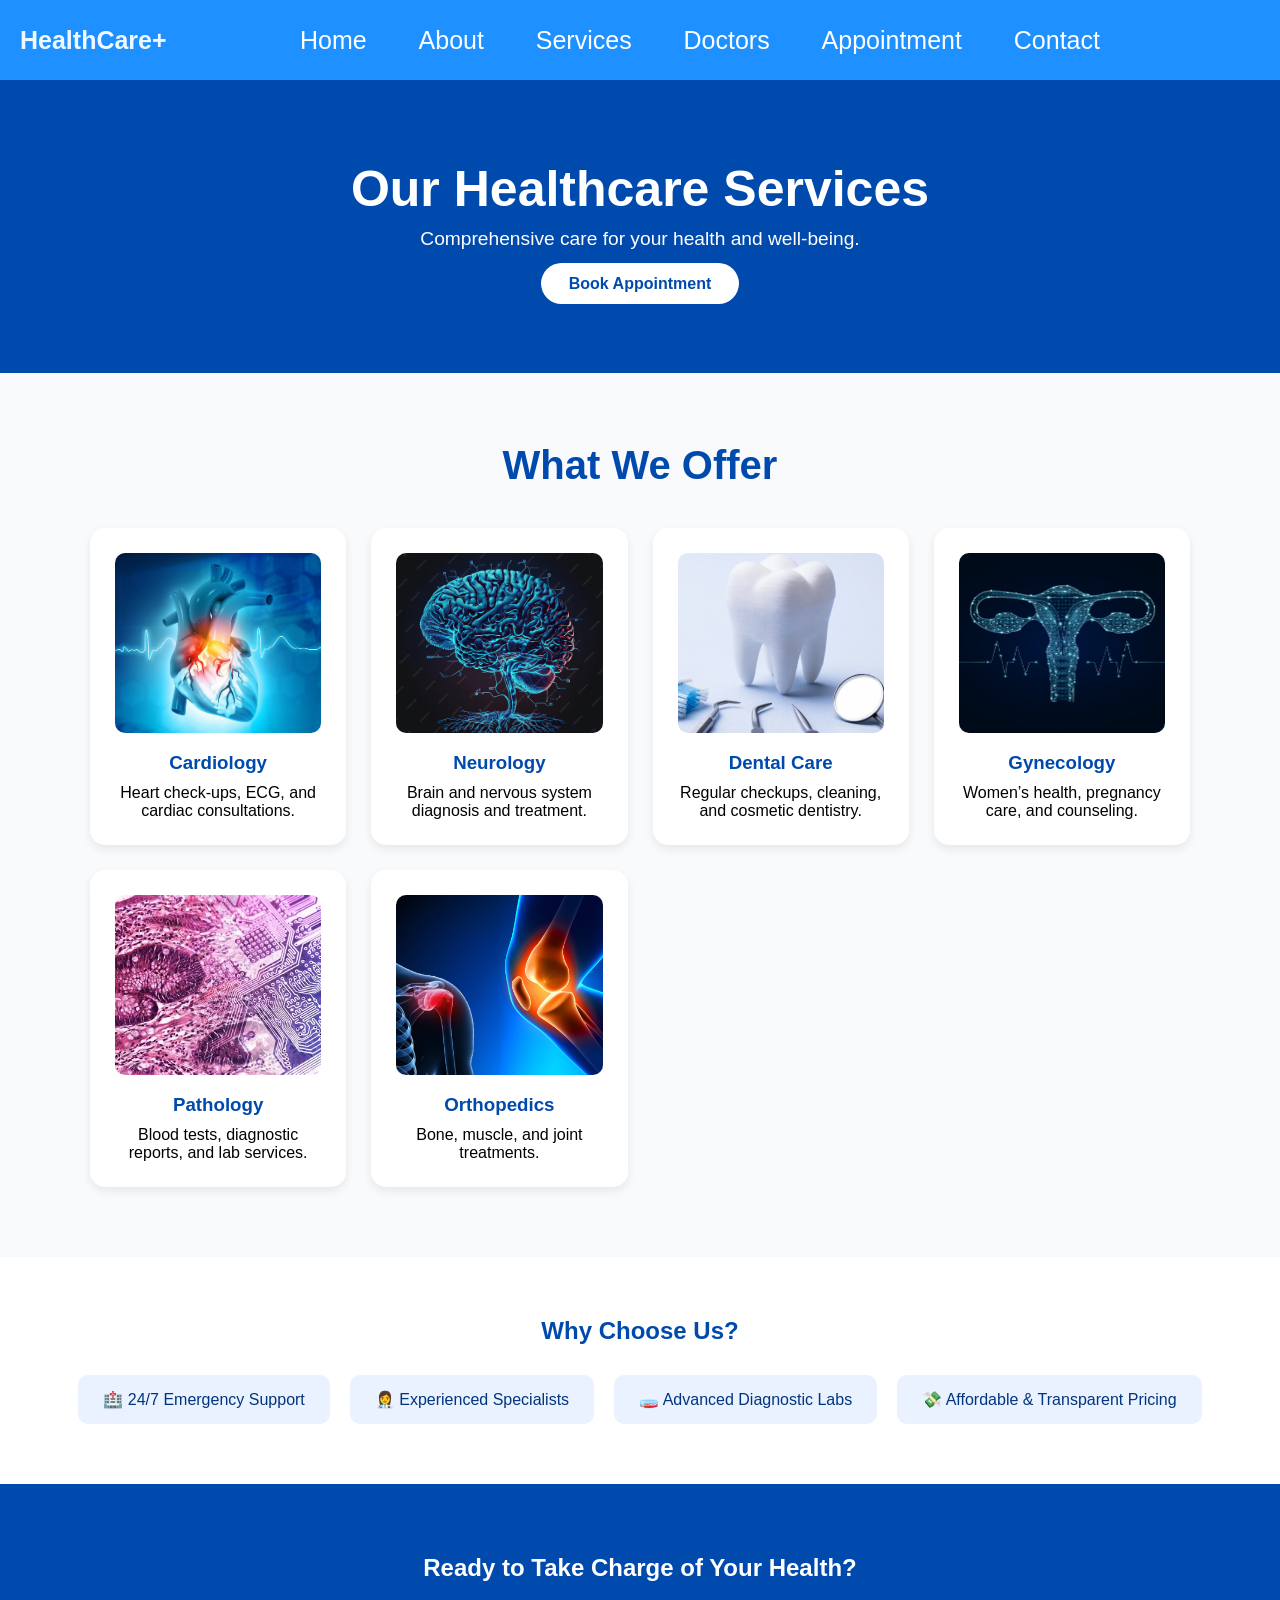
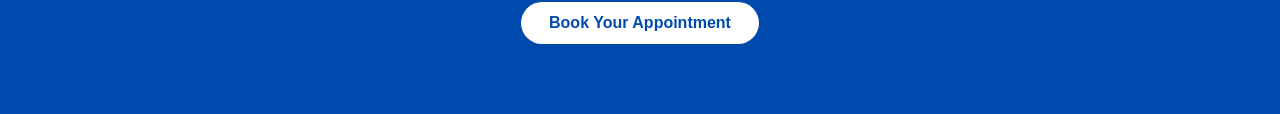
<file: src/main/webapp/service.html>
<!DOCTYPE html>
<html lang="en">
<head>
  <meta charset="UTF-8">
  <meta name="viewport" content="width=device-width, initial-scale=1.0">
  <title>Our Services | HealthCare</title>
  <link rel="stylesheet" href="styles/header.css">
  <link rel="stylesheet" href="styles/service.css">
</head>
<body>
  <div class="header">
      <div class="left-section">
        HealthCare+
      </div>
      <div class="middle-section">
        <a href="index.html" class="Home">
          Home
        </a>
        <a href="about_page.html" class="About">
          About
        </a>
        <a href="service.html" class="Services">
          Services
        </a>
        <a href="doctor.html" class="Doctors">
          Doctors
        </a>
        <a href="appointment.html" class="Appointment">
          Appointment
        </a>
        <a href="contact_page.html" class="Contact">
          Contact
        </a>
      </div>
      <div class="right-section">
        <a href="login.html" class="login">
          Login
        </a>
        <a href="register.html" class="register">
          Register
        </a>
        <div class="hamburger">
          <img src="images/hamburger-menu.png" class="hamburger-img">
        </div>
        <div class="dropdown-link">
          <div class="links">
            <a href="index.html" class="index-drop">Home</a>
            <a href="about_page.html" class="about-drop">About us</a>
            <a href="service.html"class="service-drop">Services</a>
            <a href="doctor.html" class="doctor-drop">Doctor</a>
            <a href="appointment.html"class="appointment-drop">Appointment</a>
            <a href="contact_page.html" class="contact-drop">Contact</a>
          </div>
        </div>
      </div>
  </div>
  <!-- 🌟 Hero Section -->
  <section class="services-hero">
    <h1>Our Healthcare Services</h1>
    <p>Comprehensive care for your health and well-being.</p>
    <a href="appointment.html" class="hero-btn">Book Appointment</a>
  </section>

  <!-- 🏥 Services Grid -->
  <section class="services-section">
    <h2>What We Offer</h2>
    <div class="services-container">
      <div class="service-card">
        <img src="images/i1.jpg" alt="Cardiology">
        <h3>Cardiology</h3>
        <p>Heart check-ups, ECG, and cardiac consultations.</p>
      </div>

      <div class="service-card">
        <img src="images/i2.jpg" alt="Neurology">
        <h3>Neurology</h3>
        <p>Brain and nervous system diagnosis and treatment.</p>
      </div>

      <div class="service-card">
        <img src="images/i3.webp" alt="Dental Care">
        <h3>Dental Care</h3>
        <p>Regular checkups, cleaning, and cosmetic dentistry.</p>
      </div>

      <div class="service-card">
        <img src="images/i4.jpg" alt="Gynecology">
        <h3>Gynecology</h3>
        <p>Women’s health, pregnancy care, and counseling.</p>
      </div>

      <div class="service-card">
        <img src="images/i5.webp" alt="Pathology">
        <h3>Pathology</h3>
        <p>Blood tests, diagnostic reports, and lab services.</p>
      </div>

      <div class="service-card">
        <img src="images/i6.jpg" alt="Orthopedics">
        <h3>Orthopedics</h3>
        <p>Bone, muscle, and joint treatments.</p>
      </div>
    </div>
  </section>

  <!-- 🌿 Why Choose Us -->
  <section class="why-choose">
    <h2>Why Choose Us?</h2>
    <div class="why-container">
      <div class="why-item">🏥 24/7 Emergency Support</div>
      <div class="why-item">👩‍⚕️ Experienced Specialists</div>
      <div class="why-item">🧫 Advanced Diagnostic Labs</div>
      <div class="why-item">💸 Affordable & Transparent Pricing</div>
    </div>
  </section>

  <!-- 📅 Appointment CTA -->
  <section class="cta-section">
    <h2>Ready to Take Charge of Your Health?</h2>
    <a href="appointment.html" class="cta-btn">Book Your Appointment</a>
  </section>

  <!-- 📞 Contact -->
  <script>
      // Get current file name (e.g. "about_page.html")
      const currentPage = window.location.pathname.split("/").pop();

      // Get all nav links
      const links = document.querySelectorAll(".links a");

      // Loop through and add 'active' to the matching one
      links.forEach(link => 
      {
        if (link.getAttribute("href") === currentPage) {
        link.classList.add("active");
        }
      });
      hamburger=document.querySelector('.hamburger-img');
      dropdown=document.querySelector('.links');
      dropdown2=document.querySelector('.dropdown-link');
      hamburger.addEventListener('click',() =>
      {
        dropdown.classList.toggle('show');
        dropdown2.classList.toggle('show'); /* classList is a built in function..it has properties like add remove a class..toggle*/
      });

  </script>
</body>
</html>
</file>
<file: src/main/webapp/styles/header.css>
* {
  margin: 0;
  padding: 0;
  box-sizing: border-box;
  font-family: "Poppins", sans-serif;
}

.header
{
  background-color: #1E90FF;
  display: flex;
  justify-content: space-between;
  top: 0px;
  right: 0px;
  left: 0px;
  height: 80px;
  align-items: center;
  position: fixed;
  z-index: 1000;
  padding-left: 20px;
  padding-right: 20px;
  /*margin-bottom: 20px;*/
}
.left-section
{
  color: aliceblue;
  display: flex;
  width:100px;
  padding-right: 40px;
  font-size: 25px;
  font-weight: bold;
}
.middle-section
{
  color: aliceblue;
  display: flex;
  justify-content: space-between;
  width: 800px;
}
.Home
{
  display: flex;
  cursor: pointer;
  text-decoration: none;
  color: white;
  font-size: 25px;
  align-items: center;
}
.Home:hover
{
  background-color: white;
  color: black;
  height: 70px;
}
.About
{
  display: flex;
  cursor: pointer;
  text-decoration: none;
  color: white;
  font-size: 25px;
  align-items: center;
}
.About:hover
{
  background-color: white;
  color: black;
  height: 70px;
}
.Services
{
  display: flex;
  cursor: pointer;
  text-decoration: none;
  color: white;
  font-size: 25px;
  align-items: center;
}
.Services:hover
{
  background-color: white;
  color: black;
  height: 70px;
}

.Doctors
{
  display: flex;
  cursor: pointer;
  text-decoration: none;
  color: white;
  font-size: 25px;
  align-items: center;

}
.Doctors:hover
{
  background-color: white;
  color: black;
  height: 70px;
}
.Appointment
{
  display: flex;
  cursor: pointer;
  text-decoration: none;
  color: white;
  font-size: 25px;
  align-items: center;
}
.Appointment:hover
{
  background-color: white;
  color: black;
  height: 70px;
}
.Contact
{
  display: flex;
  cursor: pointer;
  text-decoration: none;
  color: white;
  font-size: 25px;
  align-items: center;
}
.Contact:hover
{
  background-color: white;
  color: black;
  height: 70px;
}
.right-section
{
  color: aliceblue;
  display: flex;
  justify-content: space-between;
  width: 190px;
  padding-left: 40px;
  padding-right: 20px;
}
.login
{
  padding-right: 15px;
  cursor: pointer;
  text-decoration: none;
  color: white;
  font-size: 25px;
  display: flex;
  align-items: center;
}
.login:hover
{
  background-color: white;
  color: black;
  height: 70px;
}
.register
{
  cursor: pointer;
  text-decoration: none;
  color: white;
  font-size: 25px;
  display: flex;
  align-items: center;
}
.register:hover
{
  background-color: white;
  color: black;
  height: 70px;
}
.hamburger,.dropdown-link
{
  display: none;
}

.links
{
  display: flex;
  flex-direction: column;
  text-decoration: none;
  color: white;
  /*gap:105px;*/
  font-size: 20px;

}
.index-drop:hover,.about-drop:hover,.service-drop:hover,.doctor-drop:hover,.appointment-drop:hover,.contact-drop:hover
{
  color: black;
  align-items: center;
  justify-content: center;
  font-weight: bold;
  text-align: center;

}
/*.index-drop:active,.about-drop:active,.service-drop:active,.doctor-drop:active,.appointment-drop:active,.contact-drop:active
{
  color: black;
  background-color: white;
  width: 350px;
  align-items: center;
  justify-content: center;
}*/
.links a.active {
  color: yellow;
  font-weight: bold;
  border-bottom: 2px solid white;
  background-color: black; 
  width: 350px;
  text-align: center;
}

.index-drop,.about-drop,.service-drop,.doctor-drop,.appointment-drop,.contact-drop
{
  text-decoration: none;
  color: white;

}

@media(max-width:1300px)
{
  .login,.register
  {
    display: none;
  }
  .right-section
  {
    width: 0px;
    padding-left: 0px;
    padding-right: 0px;
  }
  .left-section
  {
    width: 120px;
  }
  .dropdown-link
  {
    display: none;
  }
}
@media(max-width:1000px)
{
  .hamburger
  {
    display: block;
  }
  .middle-section
  {
    display: none;
  }
  .login,.register
  {
    display: none;
  }
  .right-section
  {
    width: 25px;
    padding-left: 0px;
    padding-right: 5px;
  }
  /*.dropdown-link
  {
    display: flex;
    align-items: center;
    justify-content: center;
    height: 100vh;
    
  }*/
  .dropdown-link
  {
    display: none;
    top: 80px;
    position: fixed;
    right: 0px;
    bottom: 0px;
    width: 350px;
    background-color: #1E90FF;
    justify-content: center;
    height: 100vh;
  }
  .links.show
  {
    display: flex;
  }
  .dropdown-link.show
  {
    display: flex;

  }
  .links{
    display: none;
    flex-direction: column;
    justify-content: space-evenly;
    align-items: center;
    font-weight: bold;
  }
}
</file>
<file: src/main/webapp/styles/index.css>
.info
{
  margin-top: 270px;
  display: flex;
  flex-direction: row;
  margin-left: 100px;
  margin-right: 100px;
}
.info-details
{
  width: 55%;
  margin-right: 80px;
  margin-top: 30px;
}
.info-img
{
  width: 45%;
  margin-right: 80px;
}
.image
{
  width: 700px;
  height: 400px;
  box-shadow: 0 8px 25px rgba(0,0,0,0.08);
}
.title1,
.title2
{
  font-family: Arial;
  font-weight: bold;
  font-size: 60px;
}
.title2
{
  margin-bottom: 20px;
}
.details
{
  margin-bottom: 40px;
}
.app-btn,
.contact-btn
{
  padding: 12px;
  background-color: #0d1117;
  border-bottom-left-radius: 10px;
  border-bottom-right-radius: 10px;
  border-top-left-radius: 10px;
  border-top-right-radius: 10px;
  color: white;
  border: none;
  font-size: 15px;
}
.app-btn:hover,
.contact-btn:hover
{
  background-color: #1a1e27;
}
.app-btn
{
  margin-right: 10px;
}
* {
  margin: 0;
  padding: 0;
  box-sizing: border-box;
  font-family: "Poppins", sans-serif;
}

body {
  background-color: #fafafa;
  color: #333;
}
.icon img {
  width: 60px;
  height: 60px;
  object-fit: contain;
  margin-bottom: 10px;
}
@media (max-width: 1300px) {
  .info{
    flex-direction: row;
    /*text-align: center;
    padding: 50px 30px;*/
  }

  .info-details {
    max-width: 100%;
  }

  .image
  {
    width: 500px;
  }

  .app-btn,
  .contact-btn {
    margin-bottom: 10px;
  }
}
@media (max-width: 1100px) {
  .info{
    flex-direction: column;
    /*text-align: center;
    padding: 50px 30px;*/
    width: 100%;
    padding-left: 10px;
    margin-left: 5px;
  }

  .info-details {
    width: 100%
  }

  .image
  {
    width: 500px;
  }

  .app-btn,
  .contact-btn {
    margin-bottom: 10px;
  }
}
@media (max-width: 900px) {
  .info-section {
    flex-direction: column;
    /*text-align: center
    padding: 50px 30px;*/
    padding-left: 0px;
    margin-left: 0px;
  }

  .info-details {
    max-width: 100%;
  }

  .image{
    margin-top: 20px;
    width: 450px;
  }

  .app-btn,
  .contact-btn {
    margin-bottom: 10px;
  }
}
.why-choose {
  text-align: center;
  padding: 60px 20px;
  max-width: 1200px;
  margin: auto;
}

.why-choose h2 {
  font-size: 2rem;
  font-weight: 700;
  margin-bottom: 10px;
}

.why-choose h2 span {
  color: #0078ff;
}

.subtitle {
  font-size: 1rem;
  color: #666;
  margin-bottom: 50px;
  line-height: 1.6;
}

.cards {
  display: flex;
  flex-wrap: wrap;
  justify-content: center;
  gap: 25px;
}

.card {
  background: #fff;
  border-radius: 16px;
  box-shadow: 0 5px 20px rgba(0,0,0,0.05);
  padding: 30px 25px;
  width: 250px;
  transition: transform 0.3s ease, box-shadow 0.3s ease;
}

.card:hover {
  transform: translateY(-5px);
  box-shadow: 0 8px 25px rgba(0,0,0,0.1);
}

.icon {
  font-size: 2.5rem;
  width: 70px;
  height: 70px;
  line-height: 70px;
  border-radius: 50%;
  margin: 0 auto 20px;
  display: flex;
  align-items: center;
  justify-content: center;
}

.blue { background: #e8f0ff; color: #3371ff; }
.green { background: #e8fdf0; color: #17b45b; }
.purple { background: #f1e8ff; color: #a259ff; }
.orange { background: #fff3e4; color: #ff7b00; }

.card h3 {
  margin-bottom: 10px;
  font-size: 1.1rem;
  font-weight: 600;
}

.card p {
  font-size: 0.95rem;
  color: #666;
  line-height: 1.6;
}

/* Responsive Design */
@media (max-width: 900px) {
  .cards {
    gap: 20px;
  }
  .card {
    width: 45%;
  }
}

@media (max-width: 600px) {
  .card {
    width: 100%;
  }
}
* {
  margin: 0;
  padding: 0;
  box-sizing: border-box;
  font-family: "Poppins", sans-serif;
}

body {
  background: #f9fafc;
  color: #222;
}

.services {
  text-align: center;
  padding: 60px 20px;
  max-width: 1200px;
  margin: auto;
}

.services h2 {
  font-size: 2rem;
  font-weight: 700;
  margin-bottom: 10px;
}

.subtitle {
  font-size: 1rem;
  color: #666;
  margin-bottom: 40px;
  line-height: 1.6;
}

.service-grid {
  display: flex;
  flex-wrap: wrap;
  justify-content: center;
  gap: 25px;
}

.service-card {
  background: #fff;
  border-radius: 16px;
  box-shadow: 0 5px 20px rgba(0, 0, 0, 0.05);
  padding: 25px;
  width: 320px;
  text-align: left;
  transition: all 0.3s ease;
}

.service-card:hover {
  transform: translateY(-5px);
  box-shadow: 0 10px 25px rgba(0, 0, 0, 0.1);
}

.icon {
  font-size: 2.2rem;
  margin-bottom: 15px;
}

.service-card h3 {
  font-size: 1.1rem;
  font-weight: 600;
  margin-bottom: 8px;
}

.service-card p {
  color: #555;
  font-size: 0.95rem;
  margin-bottom: 18px;
}

button {
  background: #fff;
  border: 2px solid #0078ff;
  color: #0078ff;
  padding: 8px 16px;
  border-radius: 8px;
  font-weight: 500;
  cursor: pointer;
  transition: 0.3s;
}

button:hover {
  background: #0078ff;
  color: #fff;
}

/* Responsive Design */
@media (max-width: 1000px) {
  .service-card {
    width: 45%;
  }
}

@media (max-width: 700px) {
  .service-card {
    width: 100%;
  }
}
</file>
<file: src/main/webapp/styles/about_page1.css>
p, h2, h3, h1 {
    margin: 0;
    padding: 0;
}
h3
{
    margin-left: 15px;
}
#main-header {

    display: flex;

}

#healthverse {
    display: block;
    padding-left: 60px;
    padding-right: 170px;
}

#header-button {

    display: flex;
    justify-content: space-evenly;
    width: 800px;
    padding: 10px;
}

.description,
.foundation {
    margin-top: 90px;
    display: flex;
    flex-direction: column;
    align-items: center;

}

.story {
    display: flex;
    flex-wrap: wrap;
    justify-content: space-evenly;
   
}
.story_description{
    max-width: 50vb;
}
#story_photo {
    min-width: 600px;
    min-height: 400px;
    background-color: rgb(4, 2, 23);
}

#level3_boxes,
.level4_boxes,
.level5_boxes,
.level6_boxes {
    padding-top: 0px;

    display: flex;

    justify-content: space-around;
    flex-wrap: wrap;
}
.level5_boxes
{
    margin-bottom: 35px;
}
.level6_boxes{

    padding-bottom: 30px;
}
.Foundation {
    padding: 30px;
    display: flex;
    flex-direction: column;
    align-items: center;
}

.box {
    padding-top: 30px;
    width: 400px;
    height: auto;
    margin: 20px;
border-radius: 30px;

}

.box2,
.box3 {
    padding-top: 30px;
    width: 250px;
    height: 300px;
    margin: 20px;
    border-radius: 30px;
}

#box1,#box2_1,
#box3_1,
#box2,
#box2_2,
#box3_2 ,#box3,
#box2_3,
#box3_3,#box2_4,
#box3_4 {
    display: flex;
    flex-direction: column;
    justify-content: center;
    align-items: center;
    box-shadow: 0 5px 20px rgba(0,0,0,0.2);
}
.level6{
    background-color: rgb(1, 2, 25);
}

.para{
    display: flex;
    justify-content: center;
    font-size: 40px;
    font-weight: bold;
   
}
p{
    font-size: large;
    line-height: 1.6;
display: flex;
justify-content: center;
color: #5f5e5e; 
  padding: 10px 15px;
  border-radius: 8px;
}

.first_line{
    color: black;
    font-weight: bold;
    font-size: 20px;
}
.box4{
    color: white;
}
#last_block{
    color: white;
    font-size: 50px;
}
.image{
  width: 100%;        
    height: 100%;       
    object-fit: cover; 
}
.photo,.photo_2,.photo_3{
    width: 70px;
    height: 70px;
    background-image: url('../images/healtg_logo.jpg'); 
    background-size: cover;   
    background-position: center; 
    background-repeat: no-repeat; 
}

.photo_2{
    background-image: url(../images/medical_logo.jpg);
}
#item1{
    background-image: url(../images/certified.jpg);
}
#item2{
    background-image: url(../images/rating.png);
}
#item3{
    background-image: url(../images/human.jpg);
}
#item4{
    background-image: url(../images/locations.jpg);
}
</file>
<file: src/main/webapp/styles/doctor.css>
/* --------------------
   Global Styles
-------------------- */
* {
  margin: 0;
  padding: 0;
  box-sizing: border-box;
  font-family: "Poppins", sans-serif;
}

body {
  background: linear-gradient(to bottom right, #cce7ff, #e6f3ff);
  color: #000; /* All text black */
  min-height: 100vh;
  padding: 2px;
  margin-top: 25px;
}

/* --------------------
   Doctors Page
-------------------- */
/* --------------------
   Doctors Page
-------------------- */
.doctors-section {
  text-align: center;
  padding: 70px 20px;
}

.doctors-section h2 {
  color: #000;
  font-size: 50px;
  margin-bottom: 40px;
}
.doctors-intro {
  max-width: 800px;
  margin: 0 auto 40px auto;
  font-size: 1rem;
  color: #333;
  line-height: 1.6;
  text-align: center;
}
/* Search Bar Styling */
.search-bar {
  position: relative;
  width: 100%;
  max-width: 800px;
  margin: 20px auto 50px auto;
}

#doctor-search {
  width: 100%;
  padding: 12px 45px 12px 18px; /* extra right space for icon */
  font-size: 1rem;
  border: 1px solid #cbd5e1;
  border-radius: 8px;
  outline: none;
  background-color: #fff;
  color: #000;
  transition: box-shadow 0.3s, border-color 0.3s;
}

#doctor-search:focus {
  border-color: #004aad;
  box-shadow: 0 0 0 3px rgba(0, 74, 173, 0.15);
}

/* 🔍 Icon Style */
.search-icon {
  position: absolute;
  right: 15px;
  top: 50%;
  transform: translateY(-50%);
  font-size: 1.2rem;
  color: #004aad;
  background: none;
  border: none;
  cursor: pointer;
}


/* Flexbox layout for doctor cards */
#doctors-container {
  display: flex;
  flex-wrap: wrap;
  justify-content: center;
  gap: 30px;             /* space between cards */
  max-width: 1200px;     /* allows 3 cards per row */
  margin: 0 auto;
}

/* Doctor card design */
.doctor-card {
  background-color: #ffffffcc;
  border-radius: 12px;
  box-shadow: 0 4px 12px rgba(0, 0, 0, 0.1);
  width: 50%;            /* 3 cards per row */
  min-width: 280px;      /* ensures readability on small screens */
  max-width: 350px;
  padding: 20px;
  text-align: center;
  transition: transform 0.3s, box-shadow 0.3s;
  display: flex;
  flex-direction: column;
  align-items: center;
}

.doctor-card:hover {
  transform: translateY(-5px);
  box-shadow: 0 8px 18px rgba(0, 0, 0, 0.12);
}

/* Rectangle image */
.doctor-card img {
  width: 100%;
  height: 300px;         /* rectangular aspect ratio */
  object-fit: cover;
  border-radius: 10px;
  margin-bottom: 15px;
}

/* Text */
.doctor-card h3 {
  color: #000;
  font-size: 1.2rem;
  margin-bottom: 5px;
}

.doctor-card p {
  color: #000;
  font-size: 0.95rem;
  margin: 3px 0;
}

.info-rectangles {
  width: 100%;
  margin-top: 50px;
  display: flex;
  flex-direction: row; /* side by side */
  gap: 20px;           /* space between rectangles */
  justify-content: center; /* center them horizontally */
  flex-wrap: wrap;     /* wraps on smaller screens */
}

.info-card {
  flex: 1;               /* each rectangle takes equal space */
  max-width: 550px;      /* limit max width */
  background-color: #ffffffcc;
  padding: 25px 40px;
  border-radius: 12px;
  box-shadow: 0 4px 12px rgba(0,0,0,0.1);
  text-align: left;
}

.info-card h3 {
  font-size: 1.5rem;
  margin-bottom: 15px;
  color: #004aad;
}

.info-card ul {
  list-style-type: disc;
  padding-left: 20px;
  color: #000;
}

.info-card ul li {
  margin-bottom: 8px;
  font-size: 1rem;
}

/* Book Appointment Button */
.appointment-btn {
  margin-top: 15px;
  padding: 10px 20px;
  background-color: #004aad;
  color: #fff;
  border: none;
  border-radius: 6px;
  cursor: pointer;
  font-size: 0.95rem;
  transition: background-color 0.3s, transform 0.2s;
}

.appointment-btn:hover {
  background-color: #003580;
  transform: scale(1.05);
}

/* Responsive (below 900px = 2 cards per row, below 600px = 1 card) */
@media (max-width: 900px) {
  .doctor-card {
    width: 45%;
  }
}

@media (max-width: 600px) {
  .doctor-card {
    width: 80%;
  }
}

/* --------------------
   Appointment Page
-------------------- */
.appointment-page {
  text-align: center;
  padding: 70px 20px;
}

.appointment-page h2 {
  font-size: 2rem;
  color: #000;
  text-align: center;
  margin-bottom: 40px;
  font-weight: 700;
}

.appointment-form {
  max-width: 500px;
  margin: 0 auto;
  background-color: #fff; /* no white rectangle */
  padding: 25px;
  border-radius: 12px;
  box-shadow: 0 4px 12px rgba(0,0,0,0.05);

  display: flex;
  flex-direction: column;
  align-items: center;
}

.appointment-form label,
.appointment-form input,
.appointment-form select,
.appointment-form button {
  width: 100%;
  margin-top: 10px;
}

.appointment-form label {
  font-weight: 600;
  color: #000;
  text-align: left;
}

.appointment-form input,
.appointment-form select {
  padding: 10px 15px;
  border: 1px solid #cbd5e1;
  border-radius: 6px;
  font-size: 1rem;
  color: #000;
  background: transparent;
  transition: border-color 0.2s, box-shadow 0.2s;
}

.appointment-form input:focus,
.appointment-form select:focus {
  outline: none;
  border-color: #004aad;
  box-shadow: 0 0 0 3px rgba(0, 74, 173, 0.15);
}

.appointment-form button {
  background-color: #004aad;
  color: #fff;
  border: none;
  padding: 12px 0;
  font-size: 1.1rem;
  margin-top: 25px;
  border-radius: 8px;
  cursor: pointer;
  transition: background-color 0.3s;
}

.appointment-form button:hover {
  background-color: #003580;
}

/* Confirmation / Result Box */
.result-box {
  max-width: 500px;
  margin: 25px auto;
  background: transparent;
  border: 1px solid rgba(0,0,0,0.1);
  padding: 15px;
  border-radius: 8px;
  text-align: left;
}

.result-box h3 {
  font-size: 1.2rem;
  margin-bottom: 10px;
  color: #000;
}

.result-box p {
  color: #000;
  font-size: 1rem;
}

@media (max-width: 600px) {
  .doctor-card {
    width: 80%;
  }

  .appointment-form {
    width: 90%;
  }
}
</file>
<file: src/main/webapp/styles/contact_page1.css>
body {
  background: #f8f8f8;
  padding: 2rem;
}

.container {
  display: grid;
  grid-template-columns: 2fr 1fr;
  gap: 2rem;
  max-width: 1200px;
  margin: auto;
}

/* ✅ Responsive behavior */
@media (max-width: 1100px) {
  .container {
    grid-template-columns: 1fr;
  }
}

/* Left Section - Form */
.contact-form {
  background: #fff;
  padding: 2rem;
  border-radius: 10px;
  box-shadow: 0 5px 20px rgba(0,0,0,0.05);
  max-width: 100%;
  margin-top: 80px;
  margin-bottom: 20px;
}


.contact-form h2 {
  margin-bottom: 0.5rem;
}

.contact-form p {
  margin-bottom: 1.5rem;
  color: #666;
  font-size: 0.95rem;
}

.form-row {
  display: flex;
  gap: 1rem;
  margin-bottom: 1rem;
}

.form-group {
  flex: 1;
  display: flex;
  flex-direction: column;
}

.form-group label {
  margin-bottom: 0.3rem;
  font-weight: 600;
  font-size: 0.9rem;
}

input, select, textarea {
  padding: 0.6rem;
  border: 1px solid #e5e5e5;
  border-radius: 5px;
  background: #f7f7f7;
  font-size: 0.95rem;
}

textarea {
  min-height: 100px;
  resize: vertical;
}

.send-btn {
  margin-top: 1rem;
  width: 100%;
  background: #000014;
  color: white;
  border: none;
  padding: 0.8rem;
  border-radius: 5px;
  cursor: pointer;
  font-weight: 600;
  display: flex;
  align-items: center;
  justify-content: center;
  gap: 0.4rem;
}

.send-btn:hover {
  background: #1a1a33;
}

/* Right Section */
.info-section {
  display: flex;
  flex-direction: column;
  gap: 1rem;
  margin-top: 80px;
  margin-bottom: 20px;
}

.info-box {
  background: #fff;
  padding: 1.2rem;
  border-radius: 10px;
  box-shadow: 0 2px 10px rgba(0,0,0,0.05);
}

.info-box h3 {
  margin-bottom: 0.8rem;
}

.info-box p {
  margin: 0.4rem 0;
}

.info-box ul {
  list-style: none;
}

.info-box ul li {
  margin: 0.4rem 0;
}

.emergency {
  color: red;
  font-weight: bold;
}

.call-btn {
  margin-top: 0.8rem;
  width: 100%;
  background: #f5f5f5;
  border: 1px solid #ccc;
  padding: 0.6rem;
  border-radius: 5px;
  cursor: pointer;
}

.call-btn:hover {
  background: #eee;
}

/* Emergency Box */
.emergency-box {
  background: #ffeaea;
  border: 1px solid #f5b5b5;
}

.emergency-btn {
  margin-top: 0.8rem;
  width: 100%;
  background: #d90000;
  color: white;
  border: none;
  padding: 0.7rem;
  border-radius: 5px;
  cursor: pointer;
}

.emergency-btn:hover {
  background: #b80000;
}

#level2_boxes,.question_container{
    
    display: flex;
    justify-content: space-around;
    flex-wrap: wrap;
}
#level2_boxes
{
  padding-top: 10px;
  padding-bottom: 10px;
}
.box,.question_box{
   
    width: 400px;
    height: auto;
    margin: 20px;
border-radius: 20px;

}
#box21,#box22,#box23,#box24,#box25,#box26{
    display: flex;
    flex-direction: column;
  
    padding-top: 10px;
    padding-bottom: 10px;
    box-shadow: 0 5px 20px rgba(0,0,0,0.08);
}
.question_box{
    
    padding-left: 20px;
    width: 800px;
}
p{
    margin-top: 0;
    padding-top: 0;
    color: gray;
}
#box1{
    
    display: flex;
    flex-direction: column;
    margin-left: 10px;
    padding-left: 20px;
    box-shadow: 0 5px 20px rgba(0,0,0,0.05);
    padding-top: 15px;
    padding-bottom: 10px;

}
.para{
    display: flex;
    justify-content: center;
    font-size: 40px;
    font-weight: bold;
    margin-top: 30px;
}
.below_line{
  display: flex;
    justify-content: center;
    font-size: 20px; 
    margin-top: 10px;
    color: gray; 
}

.container {
  display: grid;
  grid-template-columns: 2fr 1fr;
  gap: 2rem;
  max-width: 1200px;
  margin: auto;
}

/* When screen below 900px → stack vertically */
@media (max-width: 900px) {
  .container {
    grid-template-columns: 1fr;
  }
}

/* When screen below 600px → reduce padding and fix overflow */
@media (max-width: 600px) {
  body {
    padding: 1rem;
  }

  .container {
    grid-template-columns: 1fr;
    gap: 1rem;
  }

  .contact-form {
    width: 100%;
    padding: 1rem;
    box-sizing: border-box;
  }

  .form-row {
    flex-direction: column; /* stack input fields */
    gap: 0.5rem;
  }

  input, select, textarea {
    width: 100%;
  }
}
</file>
<file: src/main/webapp/styles/service.css>
/* ======== SERVICES PAGE ======== */

.services-hero {
  margin-top: 80px;
  text-align: center;
  background: #004aad;
  color: white;
  padding: 80px 20px;
}

.services-hero h1 {
  font-size: 50px;
  margin-bottom: 10px;
}

.services-hero p {
  font-size: 1.2rem;
  margin-bottom: 25px;
}

.hero-btn {
  background: white;
  color: #004aad;
  padding: 12px 28px;
  border-radius: 25px;
  text-decoration: none;
  font-weight: 600;
  transition: 0.3s;
}

.hero-btn:hover {
  background: #f0f0f0;
}

/* Services Grid */
.services-section {
  text-align: center;
  padding: 70px 20px;
  background: #f9fafc;
}

.services-section h2 {
  font-size: 40px;
  color: #004aad;
  margin-bottom: 40px;
}

.services-container {
  display: grid;
  grid-template-columns: repeat(auto-fit, minmax(250px, 1fr));
  gap: 25px;
  max-width: 1100px;
  margin: auto;
}

.service-card {
  background: white;
  border-radius: 15px;
  box-shadow: 0 4px 10px rgba(0, 0, 0, 0.08);
  padding: 25px;
  transition: 0.3s;
}

.service-card img {
  width: 100%;
  height: 180px;
  object-fit: cover;
  border-radius: 10px;
  margin-bottom: 15px;
}

.service-card:hover {
  transform: translateY(-5px);
  box-shadow: 0 8px 20px rgba(0, 74, 173, 0.2);
}

.service-card h3 {
  color: #004aad;
  margin-bottom: 10px;
}

/* Why Choose Us */
.why-choose {
  padding: 60px 20px;
  text-align: center;
}

.why-choose h2 {
  color: #004aad;
  margin-bottom: 30px;
}

.why-container {
  display: flex;
  flex-wrap: wrap;
  justify-content: center;
  gap: 20px;
}

.why-item {
  background: #eaf1ff;
  padding: 15px 25px;
  border-radius: 10px;
  font-weight: 500;
  color: #003580;
}

/* CTA Section */
.cta-section {
  background: #004aad;
  color: white;
  text-align: center;
  padding: 70px 20px;
}

.cta-btn {
  display: inline-block;
  background: white;
  color: #004aad;
  margin-top: 20px;
  padding: 12px 28px;
  border-radius: 25px;
  text-decoration: none;
  font-weight: 600;
}

.cta-btn:hover {
  background: #f1f1f1;
}

/* Contact Footer */
.contact-section {
  background: #f9fafc;
  text-align: center;
  padding: 50px 20px;
}

.contact-section h2 {
  color: #004aad;
  margin-bottom: 20px;
}

.contact-section ul {
  list-style: none;
  padding: 0;
  color: #333;
  line-height: 1.8;
}
</file>
